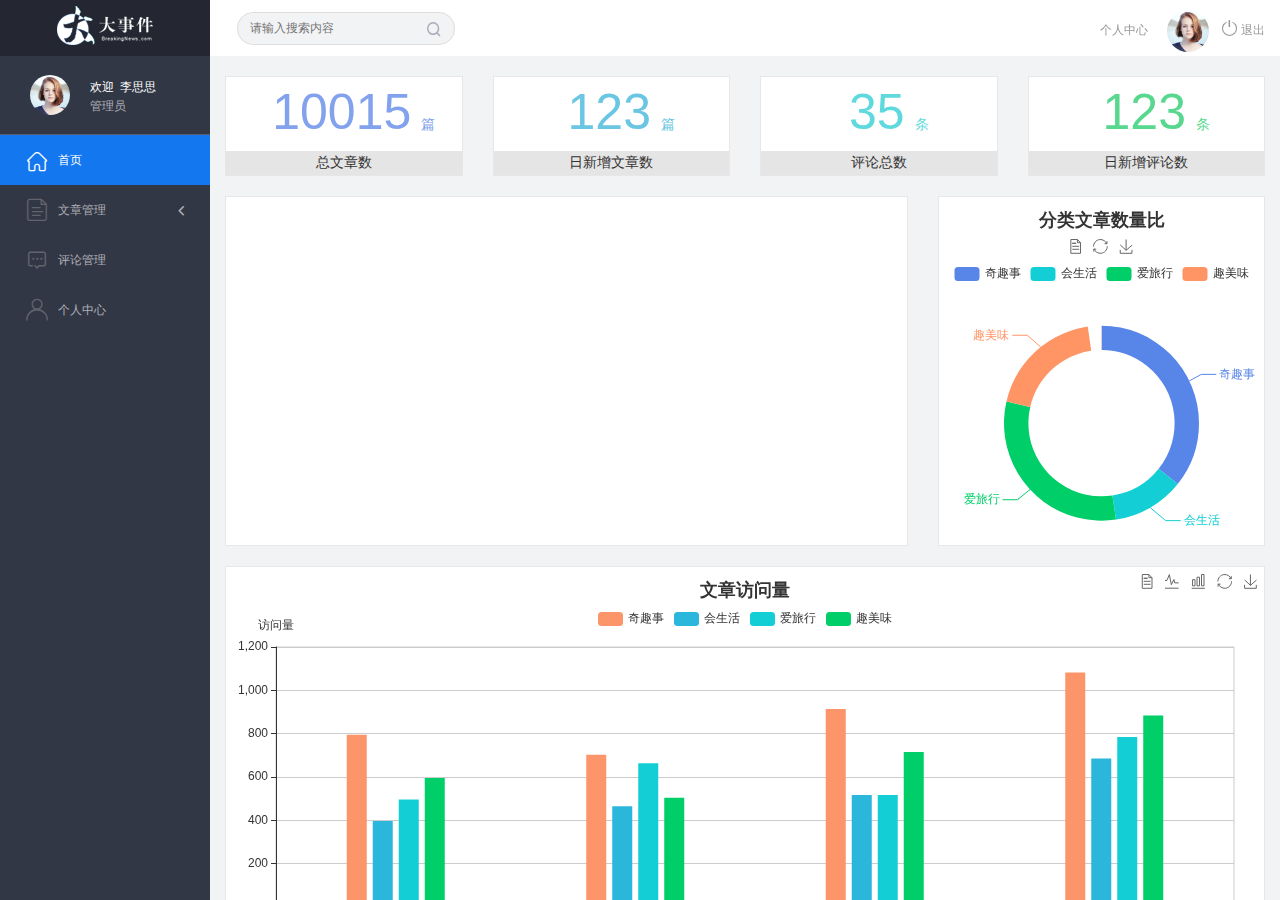
<file: web_back/index.html>
<!DOCTYPE html>
<html lang="en">

<head>
    <meta charset="UTF-8">
    <meta name="viewport" content="width=device-width, initial-scale=1.0">
    <meta http-equiv="X-UA-Compatible" content="ie=edge">
    <title>大事件-后台首页</title>
    <link rel="stylesheet" href="js/bootstrap/css/bootstrap.min.css">
    <link rel="stylesheet" href="css/reset.css">
    <link rel="stylesheet" href="css/iconfont.css">
    <link rel="stylesheet" href="css/main.css">
    <script src="js/jquery-1.12.4.min.js"></script>
</head>

<body>
    <div class="sider">
        <a href="#" class="logo"><img src="images/logo02.png" alt="logo"></a>
        <div class="user_info">
            <img src="images/2.jpg" alt="person">
            <span>欢迎&nbsp;&nbsp;李思思</span>
            <b>管理员</b>
        </div>
        <div class="menu">
            <div class="level01 active"><a href="main_count.html" target="main_frame"><i
                        class="iconfont icon-yidiandiantubiao04"></i><span>首页</span></a></div>
            <div class="level01"><a href="#"><i class="iconfont icon-icon-article"></i><span>文章管理</span><b
                        class="iconfont icon-arrowdownl"></b></a></div>
            <ul class="level02">
                <li><a href="article_list.html" target="main_frame"><i
                            class="iconfont icon-previewright"></i><span>文章列表</span></a></li>
                <li><a href="article_release.html" target="main_frame"><i
                            class="iconfont icon-previewright"></i><span>发表文章</span></a></li>
                <li><a href="article_category.html" target="main_frame"><i
                            class="iconfont icon-previewright"></i><span>文章类别管理</span></a></li>
            </ul>

            <div class="level01"><a href="comment_list.html" target="main_frame"><i
                        class="iconfont icon-comment"></i><span>评论管理</span></a></div>
            <div class="level01"><a href="user.html" target="main_frame"><i
                        class="iconfont icon-user"></i><span>个人中心</span></a></div>
        </div>
    </div>

    <div class="header_bar">
        <form class="search_form">
            <input type="text" placeholder="请输入搜索内容">
            <i class="iconfont icon-search"></i>
        </form>
        <div class="user_center_link">
            <a href="user.html" onclick="setMenu(3,0)" target="main_frame">个人中心</a>
            <img src="images/2.jpg" alt="person">
            <a href="#"><i class="iconfont icon-tuichu"></i> 退出</a>
        </div>
    </div>

    <div class="main" id="main_body">
        <iframe src="main_count.html" frameborder="0" id="main_frame" name="main_frame" frameborder="0"
            scrolling="auto"></iframe>
    </div>



    <script>
        var $level01 = $('.level01');
        var $subli = $('.level02 li')
        $level01.click(function () {
            $level01.not($(this)).removeClass('active');
            $(this).addClass('active');

            if ($(this).next().hasClass('level02')) {
                $(this).next().slideToggle();
                $(this).find('b').toggleClass('rotate0');
            } else {
                $subli.removeClass('active');
            }
        })

        $subli.click(function () {
            $subli.not($(this)).removeClass('active');
            $(this).addClass('active');

            if (!$(this).parent().prev().hasClass('active')) {
                $level01.removeClass('active');
                $(this).parent().prev().addClass('active');
            }
        })

        function resizeFrame() {
            var frame_w = $('#main_body').outerWidth();
            var frame_h = $('#main_body').outerHeight();
            $('#main_frame').css({
                'width': frame_w,
                'height': frame_h
            });
        }

        resizeFrame();

        $(window).resize(function () {
            resizeFrame();
        })


        function setMenu(m, n) {
            $level01.eq(m).addClass('active').siblings().not('.level02').removeClass('active');
            if (m != 1) {
                $('.level02').slideUp();
            } else {
                $('.level02').slideDown();
                $('.level02').children().eq(n).addClass('active').siblings().removeClass('active');
            }
        }
    </script>
    <script>
        $(function () {
            $(".icon-tuichu").parent().on("click", function (e) {
                e.preventDefault();
                window.location.href = "./login.html"
            })
            $.ajax({
                type:"get",
                url:"http://localhost:8000/admin/getuser ",
               success:function(backdata){
                   if(backdata.code==200){
                     $(".user_info").children("span").html("欢迎&nbsp;&nbsp"+backdata.data.nickname);
                     $(".user_info").children("img").attr("src",backdata.data.user_pic);
                     $(".user_center_link").children("img").attr("src",backdata.data.user_pic);
                   }
                   

               }
                
            })

        })
    </script>
</body>

</html>
</file>
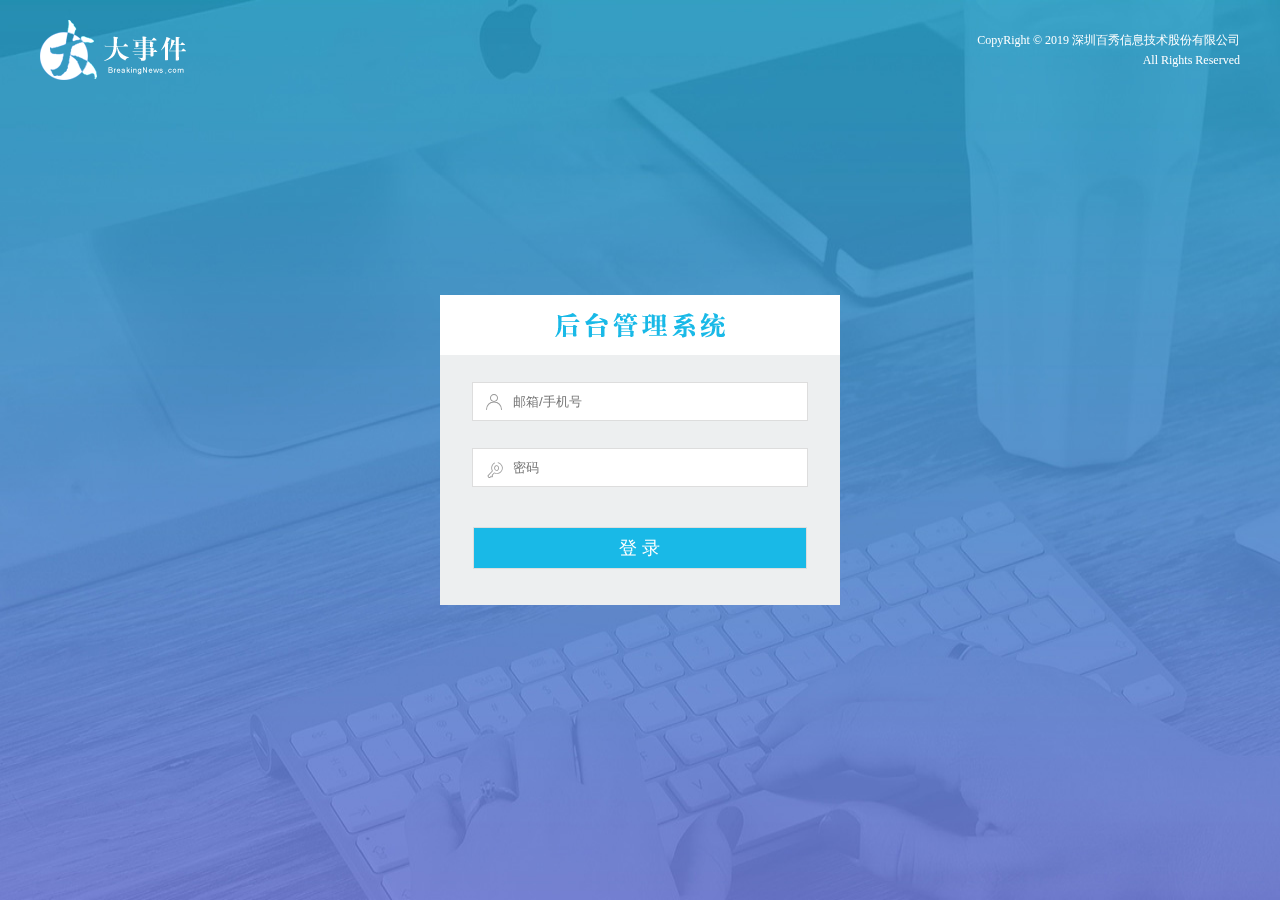
<file: web_back/login.html>
<!DOCTYPE html>
<html lang="en">

<head>
    <meta charset="UTF-8">
    <meta name="viewport" content="width=device-width, initial-scale=1.0">
    <meta http-equiv="X-UA-Compatible" content="ie=edge">
    <title>大事件-后台登录页</title>
    <link rel="stylesheet" type="text/css" href="css/reset.css">
    <link rel="stylesheet" type="text/css" href="css/iconfont.css">
    <link rel="stylesheet" type="text/css" href="css/main.css">
    <script src="./js/jquery-1.12.4.min.js"></script>
</head>

<body>
    <div class="main_wrap">
        <div class="header">
            <a href="#" class="logo"><img src="images/logo.png" alt=""></a>
            <div class="copyright">CopyRight © 2019 深圳百秀信息技术股份有限公司<br>All Rights Reserved</div>
        </div>

        <div class="login_form_con">
            <div class="login_title"></div>
            <form class="login_form">
                <i class="iconfont icon-user"></i>
                <i class="iconfont icon-key"></i>
                <input type="text" class="input_txt" placeholder="邮箱/手机号">
                <input type="password" class="input_pass" placeholder="密码">
                <input type="submit" class="input_sub" value="登 录">
            </form>
        </div>
    </div> 
    <script>
      $(function(){
          $(".input_sub").on("click",function(e){
              e.preventDefault();
              var userName=$(".input_txt").val().trim();
              var password=$(".input_pass").val().trim();
              if(userName==""||password==""){
                  alert("账号或密码输入为空");
                  return;
              }
              $.ajax({
                  type:"post",
                  url:"http://localhost:8000/admin/login ",
                  data:{
                      user_name:userName,
                      password:password
                  },
                  success:function(backData){
                      console.log(backData);
                      if(backData.code==200){
                          window.location.href="./index.html"
                      }
                      else{
                          alert("账号或密码输入有误")
                      }
                  }
                
              })
              
          })
      })
    
    </script>
    
    
    </script>
</body>

</html>
</file>
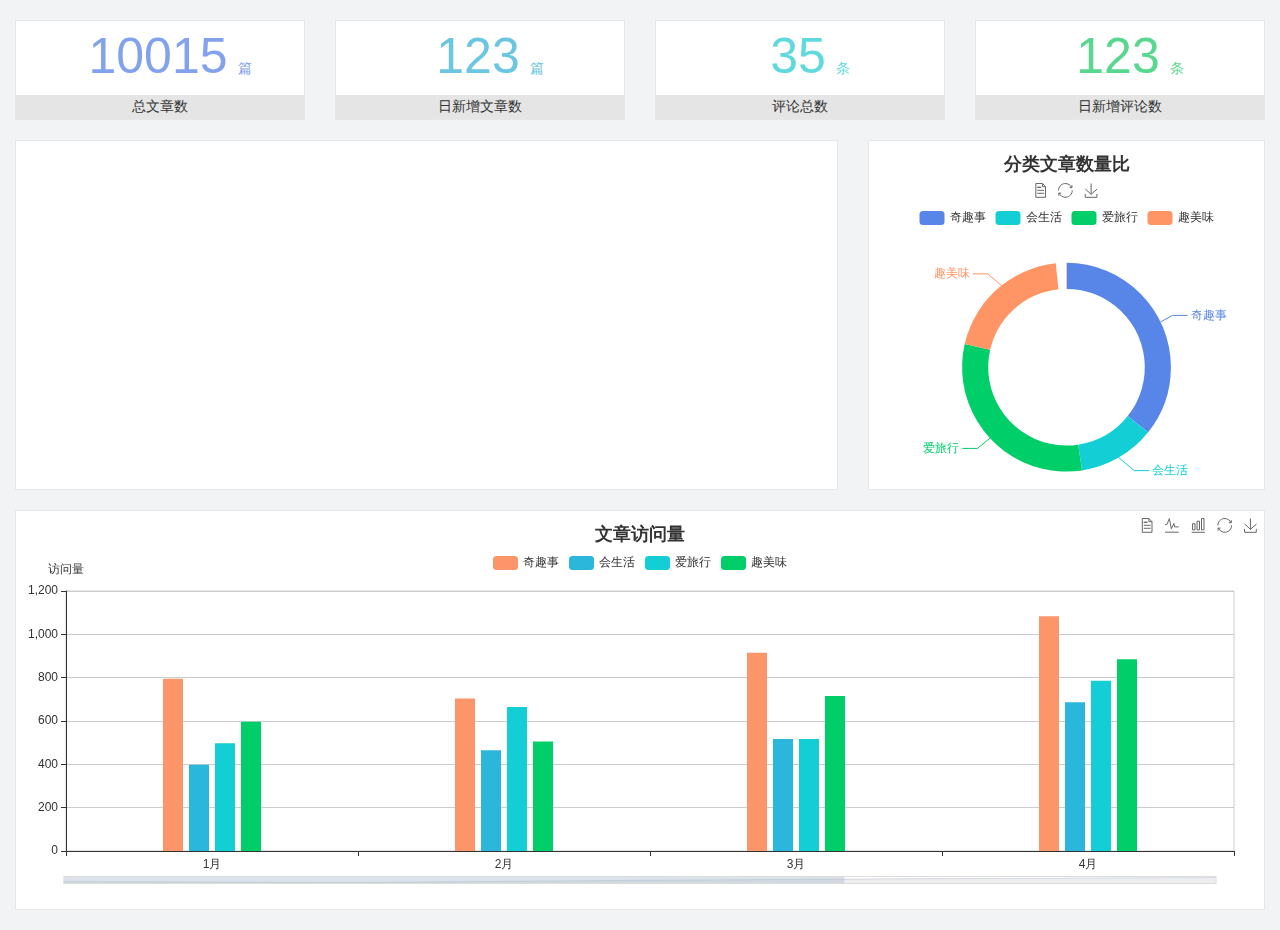
<file: web_back/main_count.html>
<!DOCTYPE html>
<html lang="en">

<head>
    <meta charset="UTF-8">
    <meta name="viewport" content="width=device-width, initial-scale=1.0">
    <meta http-equiv="X-UA-Compatible" content="ie=edge">
    <title>图表统计</title>
    <link rel="stylesheet" href="js/bootstrap/css/bootstrap.min.css">
    <link rel="stylesheet" href="css/reset.css">
    <link rel="stylesheet" href="css/iconfont.css">
    <link rel="stylesheet" href="css/main.css">
    <script src="js/jquery-1.12.4.min.js"></script>
    <script src="js/echarts.min.js"></script>
    <script src="./js/template-web.js"></script>
</head>

<body>
    <div class="container-fluid">
        <div class="row spannel_list">
            <div class="col-sm-3 col-xs-6">
                <div class="spannel">
                    <em>10015</em><span>篇</span>
                    <b>总文章数</b>
                </div>
            </div>
            <div class="col-sm-3 col-xs-6">
                <div class="spannel scolor01">
                    <em>123</em><span>篇</span>
                    <b>日新增文章数</b>
                </div>
            </div>
            <div class="col-sm-3 col-xs-6">
                <div class="spannel scolor02">
                    <em>35</em><span>条</span>
                    <b>评论总数</b>
                </div>
            </div>
            <div class="col-sm-3 col-xs-6">
                <div class="spannel scolor03">
                    <em>123</em><span>条</span>
                    <b>日新增评论数</b>
                </div>
            </div>
        </div>
    </div>

    <div class="container-fluid">
        <div class="row curve-pie">
            <div class="col-lg-8 col-md-8">
                <div class="gragh_pannel" id="curve_show"></div>
            </div>
            <div class="col-lg-4 col-md-4">
                <div class="gragh_pannel" id="pie_show"></div>
            </div>
        </div>
    </div>

    <div class="container-fluid">
        <div class="column_pannel" id="column_show"></div>
    </div>

    <script>
        //实例化一个echarts图表实例
        var oChart = echarts.init(document.getElementById('curve_show'));
        //准备数据-发送ajax请求,获取数据(月新增文章数 接口)
        $.ajax({
            url: 'http://localhost:8000/admin/month_article_count',
            success: function (backData) {
                console.log(backData);
                if (backData.code == 200) {
                    //准备数据
                    let aCount = [];
                    let aDate = [];
                    for (var i = backData.data.length - 1; i >= 20; i--) {
                        aCount.push(backData.data[i].day_count);
                        aDate.push(backData.data[i].day);
                    }
                    //把数组"掉头"
                    aCount = aCount.reverse();
                    aDate = aDate.reverse();

                    //准备配置项
                    var chartopt = {
                        title: {
                            text: '月新增文章数',
                            left: 'center',
                            top: '10'
                        },
                        tooltip: {
                            trigger: 'axis'
                        },
                        legend: {
                            data: ['新增文章'],
                            top: '40'
                        },
                        toolbox: {
                            show: true,
                            feature: {
                                mark: {
                                    show: true
                                },
                                dataView: {
                                    show: true,
                                    readOnly: false
                                },
                                magicType: {
                                    show: true,
                                    type: ['line', 'bar']
                                },
                                restore: {
                                    show: true
                                },
                                saveAsImage: {
                                    show: true
                                }
                            }
                        },
                        calculable: true,
                        xAxis: [{
                            name: '日',
                            type: 'category',
                            boundaryGap: false,
                            data: aDate
                        }],
                        yAxis: [{
                            name: '月新增文章数',
                            type: 'value'
                        }],
                        series: [{
                            name: '新增文章',
                            type: 'line',
                            smooth: true,
                            itemStyle: {
                                normal: {
                                    areaStyle: {
                                        type: 'default'
                                    },
                                    color: '#f80'
                                },
                                lineStyle: {
                                    color: '#f80'
                                }
                            },
                            data: aCount
                        }],
                        areaStyle: {
                            normal: {
                                color: new echarts.graphic.LinearGradient(0, 0, 0, 1, [{
                                    offset: 0,
                                    color: 'rgba(255,136,0,0.39)'
                                }, {
                                    offset: .34,
                                    color: 'rgba(255,180,0,0.25)'
                                }, {
                                    offset: 1,
                                    color: 'rgba(255,222,0,0.00)'
                                }])

                            }
                        },
                        grid: {
                            show: true,
                            x: 50,
                            x2: 50,
                            y: 80,
                            height: 220
                        }
                    };

                    //调用方法.
                    oChart.setOption(chartopt);
                }
            }
        });




      







        var oPie = echarts.init(document.getElementById('pie_show'));
        var oPieopt = {
            title: {
                top: 10,
                text: '分类文章数量比',
                x: 'center'
            },
            tooltip: {
                trigger: 'item',
                formatter: "{a} <br/>{b} : {c} ({d}%)"
            },
            color: ['#5885e8', '#13cfd5', '#00ce68', '#ff9565'],
            legend: {
                x: 'center',
                top: 65,
                data: ['奇趣事', '会生活', '爱旅行', '趣美味']
            },
            toolbox: {
                show: true,
                x: 'center',
                top: 35,
                feature: {
                    mark: {
                        show: true
                    },
                    dataView: {
                        show: true,
                        readOnly: false
                    },
                    magicType: {
                        show: true,
                        type: ['pie', 'funnel'],
                        option: {
                            funnel: {
                                x: '25%',
                                width: '50%',
                                funnelAlign: 'left',
                                max: 1548
                            }
                        }
                    },
                    restore: {
                        show: true
                    },
                    saveAsImage: {
                        show: true
                    }
                }
            },
            calculable: true,
            series: [{
                name: '访问来源',
                type: 'pie',
                radius: ['45%', '60%'],
                center: ['50%', '65%'],
                data: [{
                        value: 300,
                        name: '奇趣事'
                    },
                    {
                        value: 100,
                        name: '会生活'
                    },
                    {
                        value: 260,
                        name: '爱旅行'
                    },
                    {
                        value: 180,
                        name: '趣美味'
                    }
                ]
            }]
        };
        oPie.setOption(oPieopt);



        var oColumn = this.echarts.init(document.getElementById('column_show'));
        var oColumnopt = {
            title: {
                text: '文章访问量',
                left: 'center',
                top: '10'
            },
            tooltip: {
                trigger: 'axis'
            },
            legend: {
                data: ['奇趣事', '会生活', '爱旅行', '趣美味'],
                top: '40'
            },
            toolbox: {
                show: true,
                feature: {
                    mark: {
                        show: true
                    },
                    dataView: {
                        show: true,
                        readOnly: false
                    },
                    magicType: {
                        show: true,
                        type: ['line', 'bar']
                    },
                    restore: {
                        show: true
                    },
                    saveAsImage: {
                        show: true
                    }
                }
            },
            calculable: true,
            xAxis: [{
                type: 'category',
                data: ['1月', '2月', '3月', '4月', '5月']
            }],
            yAxis: [{
                name: '访问量',
                type: 'value'
            }],
            series: [{
                    name: '奇趣事',
                    type: 'bar',
                    barWidth: 20,
                    itemStyle: {
                        normal: {
                            areaStyle: {
                                type: 'default'
                            },
                            color: '#fd956a'
                        }
                    },
                    data: [800, 708, 920, 1090, 1200]
                },
                {
                    name: '会生活',
                    type: 'bar',
                    barWidth: 20,
                    itemStyle: {
                        normal: {
                            areaStyle: {
                                type: 'default'
                            },
                            color: '#2bb6db'
                        }
                    },
                    data: [400, 468, 520, 690, 800]
                },
                {
                    name: '爱旅行',
                    type: 'bar',
                    barWidth: 20,
                    itemStyle: {
                        normal: {
                            areaStyle: {
                                type: 'default'
                            },
                            color: '#13cfd5'
                        }
                    },
                    data: [500, 668, 520, 790, 900]
                },
                {
                    name: '趣美味',
                    type: 'bar',
                    barWidth: 20,
                    itemStyle: {
                        normal: {
                            areaStyle: {
                                type: 'default'
                            },
                            color: '#00ce68'
                        }
                    },
                    data: [600, 508, 720, 890, 1000]
                }
            ],
            grid: {
                show: true,
                x: 50,
                x2: 30,
                y: 80,
                height: 260
            },
            dataZoom: [ //给x轴设置滚动条
                {
                    start: 0, //默认为0
                    end: 100 - 1000 / 31, //默认为100
                    type: 'slider',
                    show: true,
                    xAxisIndex: [0],
                    handleSize: 0, //滑动条的 左右2个滑动条的大小
                    height: 8, //组件高度
                    left: 45, //左边的距离
                    right: 50, //右边的距离
                    bottom: 26, //右边的距离
                    handleColor: '#ddd', //h滑动图标的颜色
                    handleStyle: {
                        borderColor: "#cacaca",
                        borderWidth: "1",
                        shadowBlur: 2,
                        background: "#ddd",
                        shadowColor: "#ddd",
                    }
                }
            ]
        };
        oColumn.setOption(oColumnopt);
    </script>


</body>

</html>
</file>
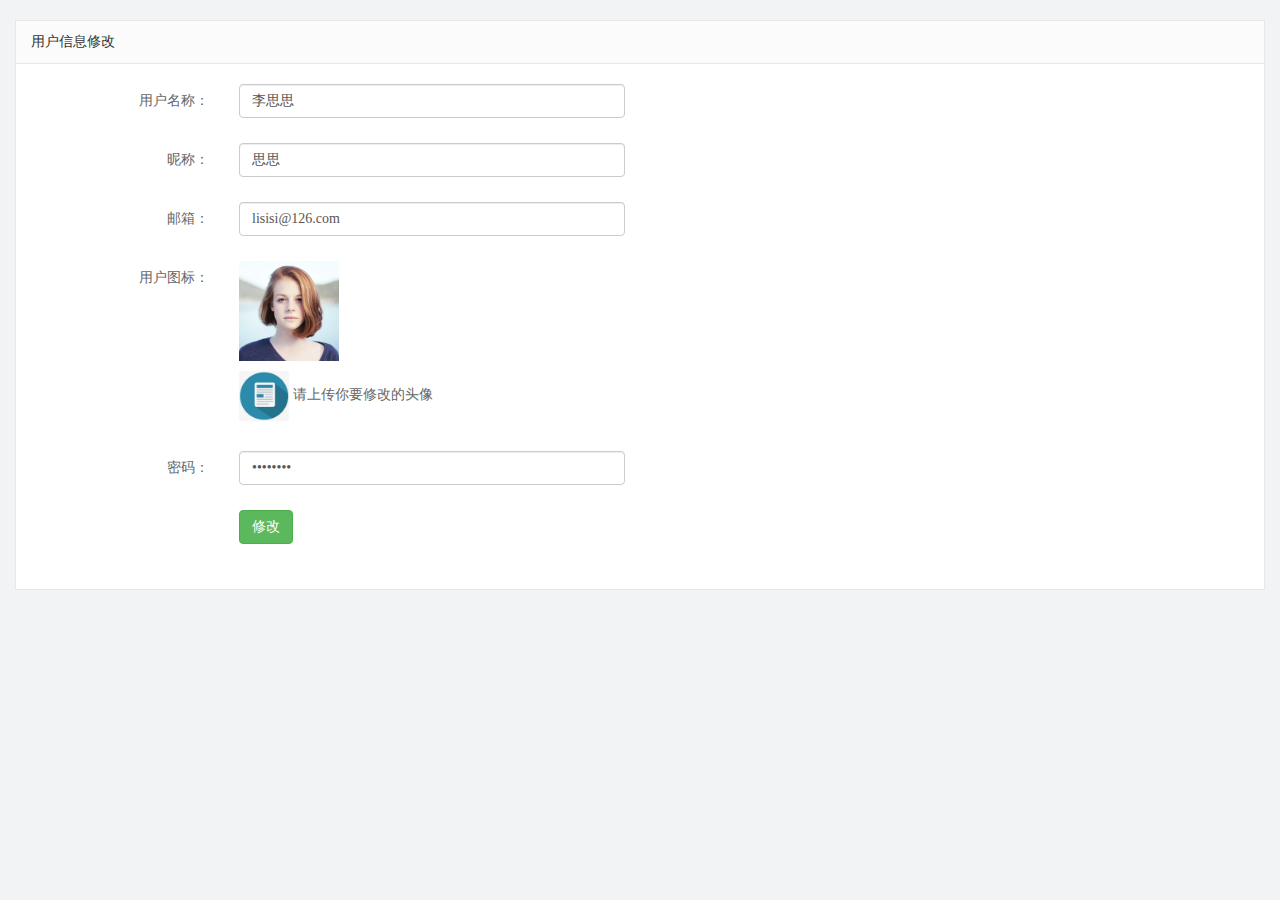
<file: web_back/user.html>
<!DOCTYPE html>
<html lang="en">

<head>
    <meta charset="UTF-8">
    <meta name="viewport" content="width=device-width, initial-scale=1.0">
    <meta http-equiv="X-UA-Compatible" content="ie=edge">
    <title>文章列表</title>
    <link rel="stylesheet" href="js/bootstrap/css/bootstrap.min.css">
    <link rel="stylesheet" href="css/reset.css">
    <link rel="stylesheet" href="css/iconfont.css">
    <link rel="stylesheet" href="css/main.css">
    <script src="js/jquery-1.12.4.min.js"></script>
    <script src="./js/bootstrap/js/bootstrap.min.js"></script>

</head>

<body>
    <div class="container-fluid">
        <div class="common_title">
            用户信息修改
        </div>
        <div class="container-fluid common_con">
            <form class="form-horizontal article_form">
                <div class="form-group">
                    <label for="inputEmail3" class="col-sm-2 control-label ">用户名称：</label>
                    <div class="col-sm-4">
                        <input type="text" name="username" class="form-control username" id="inputEmail3" value="李思思">
                    </div>
                </div>
                <div class="form-group">
                    <label for="inputEmail3" class="col-sm-2 control-label">昵称：</label>
                    <div class="col-sm-4">
                        <input type="text" name="nickname" class="form-control nickname" id="inputEmail3" value="思思">
                    </div>
                </div>
                <div class="form-group">
                    <label for="inputEmail3" class="col-sm-2 control-label">邮箱：</label>
                    <div class="col-sm-4">
                        <input type="text" name="email" class="form-control email" id="inputEmail3"
                            value="lisisi@126.com">
                    </div>
                </div>

                <div class="form-group">
                    <label for="inputPassword3" class="col-sm-2 control-label">用户图标：</label>
                    <div class="col-sm-10">
                        <img src="images/2.jpg" alt="" class="user_pic">
                        <input type="file" name="user_pic"  style="display: none" id="exampleInputFile">
                        <br>
                        <label for="exampleInputFile">
                            <img class="iconcc" src="../文件图标.jpg" alt="" width="50" height="50" style="cursor: pointer">
                            <span class="ii">请上传你要修改的头像</span>
                        </label>

                    </div>
                </div>

                <div class="form-group">
                    <label for="inputEmail3" class="col-sm-2 control-label">密码：</label>
                    <div class="col-sm-4">
                        <input type="password" name="password" class="form-control password" id="inputEmail3"
                            value="12345678">
                    </div>
                </div>


                <div class="form-group">
                    <div class="col-sm-offset-2 col-sm-10">
                        <button type="submit" class="btn btn-success edit">修改</button>
                    </div>
                </div>
            </form>
        </div>
    </div>
    <!-- Modal -->
    <div class="modal fade" id="myModal" tabindex="-1" role="dialog" aria-labelledby="myModalLabel">
        <div class="modal-dialog" role="document">
            <div class="modal-content">
                <div class="modal-header">
                    <button type="button" class="close" data-dismiss="modal" aria-label="Close"><span
                            aria-hidden="true">&times;</span></button>
                    <h4 class="modal-title" id="myModalLabel">温馨提示</h4>
                </div>
                <div class="modal-body">
                    修改成功!
                </div>
                <div class="modal-footer">
                    <button type="button" class="btn btn-primary">确认</button>
                </div>
            </div>
        </div>
    </div>

    <script>
        $(function () {
            $("#exampleInputFile").on("change", function (e) {
                e.preventDefault();
                var urlo = URL.createObjectURL(this.files[0]);
                $(".user_pic").attr("src", urlo);
                $(".ii").html("已选定");
            })
            $.ajax({
                type: "get",
                url: "http://localhost:8000/admin/userinfo_get ",
                success: function (backData) {
                    //    $(".username").val(backData.data.username);
                    //    $(".nickname").val(backData.data.nickname);
                    //    $(".password").val(backData.data.password);

                    for (var key in backData.data) {
                        $("." + key).val(backData.data[key])
                    }
                }
            })
            $(".edit").on("click", function (e) {
                e.preventDefault();
                var formData1 = new FormData($(".article_form")[0]);
                $.ajax({
                    type: "post",
                    url: "http://localhost:8000/admin/userinfo_edit",
                    data: formData1,
                    contentType: false,
                    processData: false,
                    success: function (backData) {
                        if (backData.code == 200) {
                            $("#myModal").modal();
                            $(".btn-primary").on("click", function () {
                                // parent.location.reload();
                                $.ajax({
                                    type: "get",
                                    url: "http://localhost:8000/admin/getuser ",
                                    success: function (backdata) {
                                        if (backdata.code == 200) {
                                            parent.$(".user_info")
                                                .children(
                                                    "span").html(
                                                    "欢迎&nbsp;&nbsp" +
                                                    backdata.data
                                                    .nickname);
                                            parent.$(".user_info")
                                                .children(
                                                    "img").attr("src",
                                                    backdata.data
                                                    .user_pic);
                                            parent.$(
                                                    ".user_center_link")
                                                .children("img").attr(
                                                    "src", backdata.data
                                                    .user_pic);
                                        }


                                    }

                                })
                                $('#myModal').modal('hide');


                            })

                        }

                    }
                })


            })


        })
    </script>

</body>

</html>
</file>
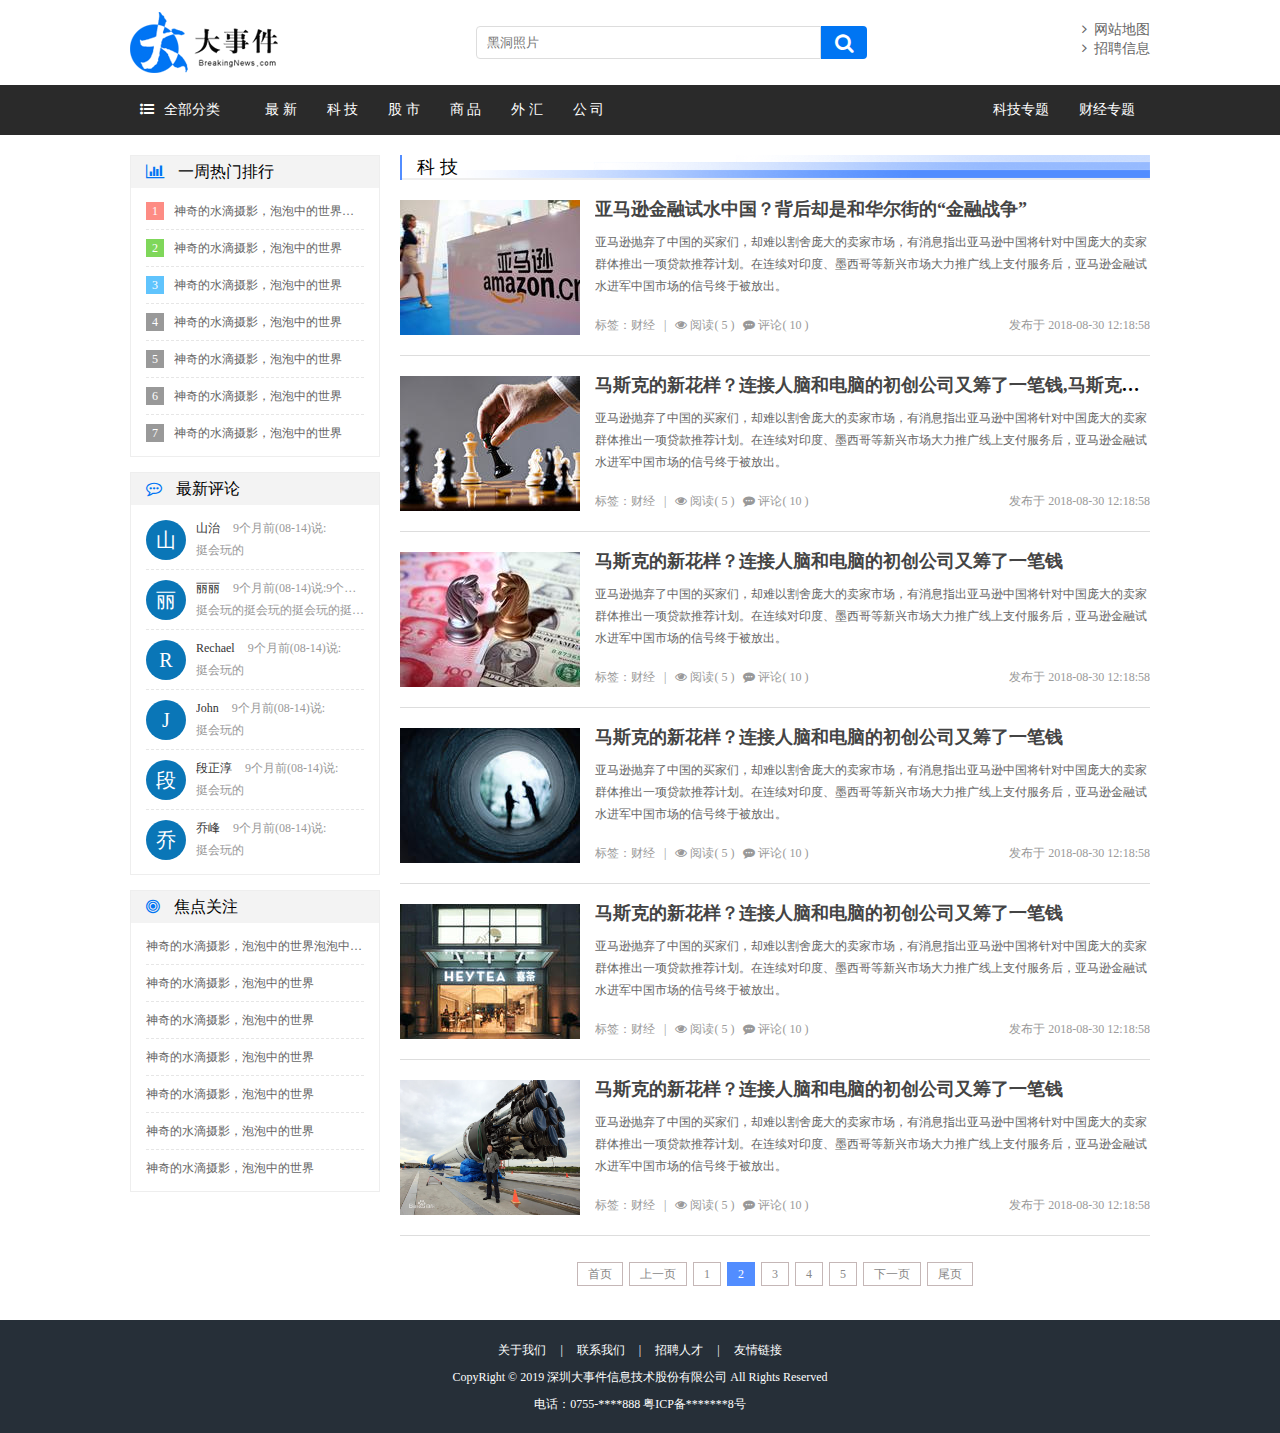
<file: web_front/list.html>
<!DOCTYPE html>
<html lang="en">

<head>
    <meta charset="UTF-8">
    <meta name="viewport" content="width=device-width, initial-scale=1.0">
    <meta http-equiv="X-UA-Compatible" content="ie=edge">
    <title>大事件-列表页</title>
    <link rel="stylesheet" type="text/css" href="css/reset.css">
    <link rel="stylesheet" href="css/font-awesome.min.css">
    <link rel="stylesheet" type="text/css" href="css/jquery.pagination.css">
    <link rel="stylesheet" type="text/css" href="css/main.css">
    <script type="text/javascript" src="js/jquery-1.12.4.min.js"></script>
	<script type="text/javascript" src="js/jquery.pagination.min.js"></script>
</head>

<body>
    <div class="header">
        <a href="#" class="logo fl"><img src="images/logo.png" alt="logo"></a>
        <div class="search_form fl">
            <input type="text" class="search_txt" placeholder="黑洞照片">
            <button class="search_btn"><i class="fa fa-search"></i></button>
        </div>
        <div class="link_info fr">
            <a href="#"><i class="fa fa-angle-right"></i>&nbsp;&nbsp;网站地图</a><br>
            <a href="#"><i class="fa fa-angle-right"></i>&nbsp;&nbsp;招聘信息</a>
        </div>
    </div>

    <div class="menu_con">
        <div class="menu">
            <div class="menu_collapse fl">
                <a href="javascript:;" class="level_one"><i class="fa fa-list-ul"></i>全部分类</a>
                <ul class="level_two">
                    <li class="up"></li>
                    <li><a href="#">最 新</a></li>
                    <li><a href="#">科 技</a></li>
                    <li><a href="#">股 市</a></li>
                    <li><a href="#">商 品</a></li>
                    <li><a href="#">外 汇</a></li>
                    <li><a href="#">公 司</a></li>
                </ul>
            </div>
            <ul class="left_menu fl">
                <li><a href="#">最 新</a></li>
                <li><a href="#">科 技</a></li>
                <li><a href="#">股 市</a></li>
                <li><a href="#">商 品</a></li>
                <li><a href="#">外 汇</a></li>
                <li><a href="#">公 司</a></li>
            </ul>
            <ul class="right_menu fr">
                <li><a href="#">科技专题</a></li>
                <li><a href="#">财经专题</a></li>
            </ul>
        </div>
    </div>

    <div class="main_con clearfix">
        <div class="left_con setfr">

            <div class="list_title">
                <h3>科 技</h3>
            </div>

            <div class="common_news_list">
                <a href="#" class="list_pic"><img src="images/pic09.jpg" alt=""></a>
                <h4><a href="#">亚马逊金融试水中国？背后却是和华尔街的“金融战争” </a></h4>
                <p>亚马逊抛弃了中国的买家们，却难以割舍庞大的卖家市场，有消息指出亚马逊中国将针对中国庞大的卖家群体推出一项贷款推荐计划。在连续对印度、墨西哥等新兴市场大力推广线上支付服务后，亚马逊金融试水进军中国市场的信号终于被放出。
                </p>
                <div class="new_info">
                    <span>标签：财经&nbsp;&nbsp;&nbsp;|&nbsp;&nbsp;&nbsp;<i class="fa fa-eye"></i>&nbsp;阅读( 5
                        )&nbsp;&nbsp;&nbsp;<i class="fa fa-commenting"></i>&nbsp;评论( 10 )</span>
                    <b>发布于 2018-08-30 12:18:58</b>
                </div>
            </div>

            <div class="common_news_list">
                <a href="#" class="list_pic"><img src="images/pic03.jpg" alt=""></a>
                <h4><a href="#">马斯克的新花样？连接人脑和电脑的初创公司又筹了一笔钱,马斯克的新花样？连接人脑和电脑的初创公司又筹了一笔钱</a></h4>
                <p>亚马逊抛弃了中国的买家们，却难以割舍庞大的卖家市场，有消息指出亚马逊中国将针对中国庞大的卖家群体推出一项贷款推荐计划。在连续对印度、墨西哥等新兴市场大力推广线上支付服务后，亚马逊金融试水进军中国市场的信号终于被放出。
                </p>
                <div class="new_info">
                    <span>标签：财经&nbsp;&nbsp;&nbsp;|&nbsp;&nbsp;&nbsp;<i class="fa fa-eye"></i>&nbsp;阅读( 5
                        )&nbsp;&nbsp;&nbsp;<i class="fa fa-commenting"></i>&nbsp;评论( 10 )</span>
                    <b>发布于 2018-08-30 12:18:58</b>
                </div>
            </div>

            <div class="common_news_list">
                <a href="#" class="list_pic"><img src="images/pic05.jpg" alt=""></a>
                <h4><a href="#">马斯克的新花样？连接人脑和电脑的初创公司又筹了一笔钱</a></h4>
                <p>亚马逊抛弃了中国的买家们，却难以割舍庞大的卖家市场，有消息指出亚马逊中国将针对中国庞大的卖家群体推出一项贷款推荐计划。在连续对印度、墨西哥等新兴市场大力推广线上支付服务后，亚马逊金融试水进军中国市场的信号终于被放出。
                </p>
                <div class="new_info">
                    <span>标签：财经&nbsp;&nbsp;&nbsp;|&nbsp;&nbsp;&nbsp;<i class="fa fa-eye"></i>&nbsp;阅读( 5
                        )&nbsp;&nbsp;&nbsp;<i class="fa fa-commenting"></i>&nbsp;评论( 10 )</span>
                    <b>发布于 2018-08-30 12:18:58</b>
                </div>
            </div>

            <div class="common_news_list">
                <a href="#" class="list_pic"><img src="images/pic07.jpg" alt=""></a>
                <h4><a href="#">马斯克的新花样？连接人脑和电脑的初创公司又筹了一笔钱</a></h4>
                <p>亚马逊抛弃了中国的买家们，却难以割舍庞大的卖家市场，有消息指出亚马逊中国将针对中国庞大的卖家群体推出一项贷款推荐计划。在连续对印度、墨西哥等新兴市场大力推广线上支付服务后，亚马逊金融试水进军中国市场的信号终于被放出。
                </p>
                <div class="new_info">
                    <span>标签：财经&nbsp;&nbsp;&nbsp;|&nbsp;&nbsp;&nbsp;<i class="fa fa-eye"></i>&nbsp;阅读( 5
                        )&nbsp;&nbsp;&nbsp;<i class="fa fa-commenting"></i>&nbsp;评论( 10 )</span>
                    <b>发布于 2018-08-30 12:18:58</b>
                </div>
            </div>

            <div class="common_news_list">
                <a href="#" class="list_pic"><img src="images/pic10.jpg" alt=""></a>
                <h4><a href="#">马斯克的新花样？连接人脑和电脑的初创公司又筹了一笔钱</a></h4>
                <p>亚马逊抛弃了中国的买家们，却难以割舍庞大的卖家市场，有消息指出亚马逊中国将针对中国庞大的卖家群体推出一项贷款推荐计划。在连续对印度、墨西哥等新兴市场大力推广线上支付服务后，亚马逊金融试水进军中国市场的信号终于被放出。
                </p>
                <div class="new_info">
                    <span>标签：财经&nbsp;&nbsp;&nbsp;|&nbsp;&nbsp;&nbsp;<i class="fa fa-eye"></i>&nbsp;阅读( 5
                        )&nbsp;&nbsp;&nbsp;<i class="fa fa-commenting"></i>&nbsp;评论( 10 )</span>
                    <b>发布于 2018-08-30 12:18:58</b>
                </div>
            </div>

            <div class="common_news_list">
                <a href="#" class="list_pic"><img src="images/pic04.jpg" alt=""></a>
                <h4><a href="#">马斯克的新花样？连接人脑和电脑的初创公司又筹了一笔钱</a></h4>
                <p>亚马逊抛弃了中国的买家们，却难以割舍庞大的卖家市场，有消息指出亚马逊中国将针对中国庞大的卖家群体推出一项贷款推荐计划。在连续对印度、墨西哥等新兴市场大力推广线上支付服务后，亚马逊金融试水进军中国市场的信号终于被放出。
                </p>
                <div class="new_info">
                    <span>标签：财经&nbsp;&nbsp;&nbsp;|&nbsp;&nbsp;&nbsp;<i class="fa fa-eye"></i>&nbsp;阅读( 5
                        )&nbsp;&nbsp;&nbsp;<i class="fa fa-commenting"></i>&nbsp;评论( 10 )</span>
                    <b>发布于 2018-08-30 12:18:58</b>
                </div>
            </div>

            <div id="pagination" class="page"></div>
            <script>
                $(function() {
                    $("#pagination").pagination({
                        currentPage: 2,
                        totalPage:8,
                        callback: function(current) {
                            alert('ok!');
                        }
                    });
                });
            </script>

        </div>
        <div class="right_con setfl">
            <div class="common_wrap">
                <h3><i class="fa fa-bar-chart"></i> 一周热门排行</h3>
                <ul class="content_list">
                    <li><span class="first">1</span><a href="#">神奇的水滴摄影，泡泡中的世界泡泡中的世界</a></li>
                    <li><span class="second">2</span><a href="#">神奇的水滴摄影，泡泡中的世界</a></li>
                    <li><span class="third">3</span><a href="#">神奇的水滴摄影，泡泡中的世界</a></li>
                    <li><span>4</span><a href="#">神奇的水滴摄影，泡泡中的世界</a></li>
                    <li><span>5</span><a href="#">神奇的水滴摄影，泡泡中的世界</a></li>
                    <li><span>6</span><a href="#">神奇的水滴摄影，泡泡中的世界</a></li>
                    <li><span>7</span><a href="#">神奇的水滴摄影，泡泡中的世界</a></li>
                </ul>
            </div>
            <div class="common_wrap">
                <h3><i class="fa fa-commenting-o"></i> 最新评论</h3>
                <ul class="content_list comment_list">
                    <li>
                        <span>山</span>
                        <b><em>山治</em> 9个月前(08-14)说:</b>
                        <strong>挺会玩的</strong>
                    </li>
                    <li>
                        <span>丽</span>
                        <b><em>丽丽</em> 9个月前(08-14)说:9个月前(08-14)说:9个月前(08-14)说:</b>
                        <strong>挺会玩的挺会玩的挺会玩的挺会玩的</strong>
                    </li>
                    <li>
                        <span>R</span>
                        <b><em>Rechael</em> 9个月前(08-14)说:</b>
                        <strong>挺会玩的</strong>
                    </li>
                    <li>
                        <span>J</span>
                        <b><em>John</em> 9个月前(08-14)说:</b>
                        <strong>挺会玩的</strong>
                    </li>
                    <li>
                        <span>段</span>
                        <b><em>段正淳</em> 9个月前(08-14)说:</b>
                        <strong>挺会玩的</strong>
                    </li>
                    <li>
                        <span>乔</span>
                        <b><em>乔峰</em> 9个月前(08-14)说:</b>
                        <strong>挺会玩的</strong>
                    </li>
                </ul>
            </div>
            <div class="common_wrap">
                <h3><i class="fa fa-bullseye"></i> 焦点关注</h3>
                <ul class="content_list guanzhu_list">
                    <li><a href="#">神奇的水滴摄影，泡泡中的世界泡泡中的世界</a></li>
                    <li><a href="#">神奇的水滴摄影，泡泡中的世界</a></li>
                    <li><a href="#">神奇的水滴摄影，泡泡中的世界</a></li>
                    <li><a href="#">神奇的水滴摄影，泡泡中的世界</a></li>
                    <li><a href="#">神奇的水滴摄影，泡泡中的世界</a></li>
                    <li><a href="#">神奇的水滴摄影，泡泡中的世界</a></li>
                    <li><a href="#">神奇的水滴摄影，泡泡中的世界</a></li>
                </ul>
            </div>
        </div>
    </div>

    <div class="footer clearfix">
        <div class="foot_link">
            <a href="#">关于我们</a>
            <span>|</span>
            <a href="#">联系我们</a>
            <span>|</span>
            <a href="#">招聘人才</a>
            <span>|</span>
            <a href="#">友情链接</a>		
        </div>
        <p>CopyRight © 2019 深圳大事件信息技术股份有限公司   All Rights Reserved</p>
        <p>电话：0755-****888    粤ICP备*******8号</p>
    </div>

</body>

</html>
</file>
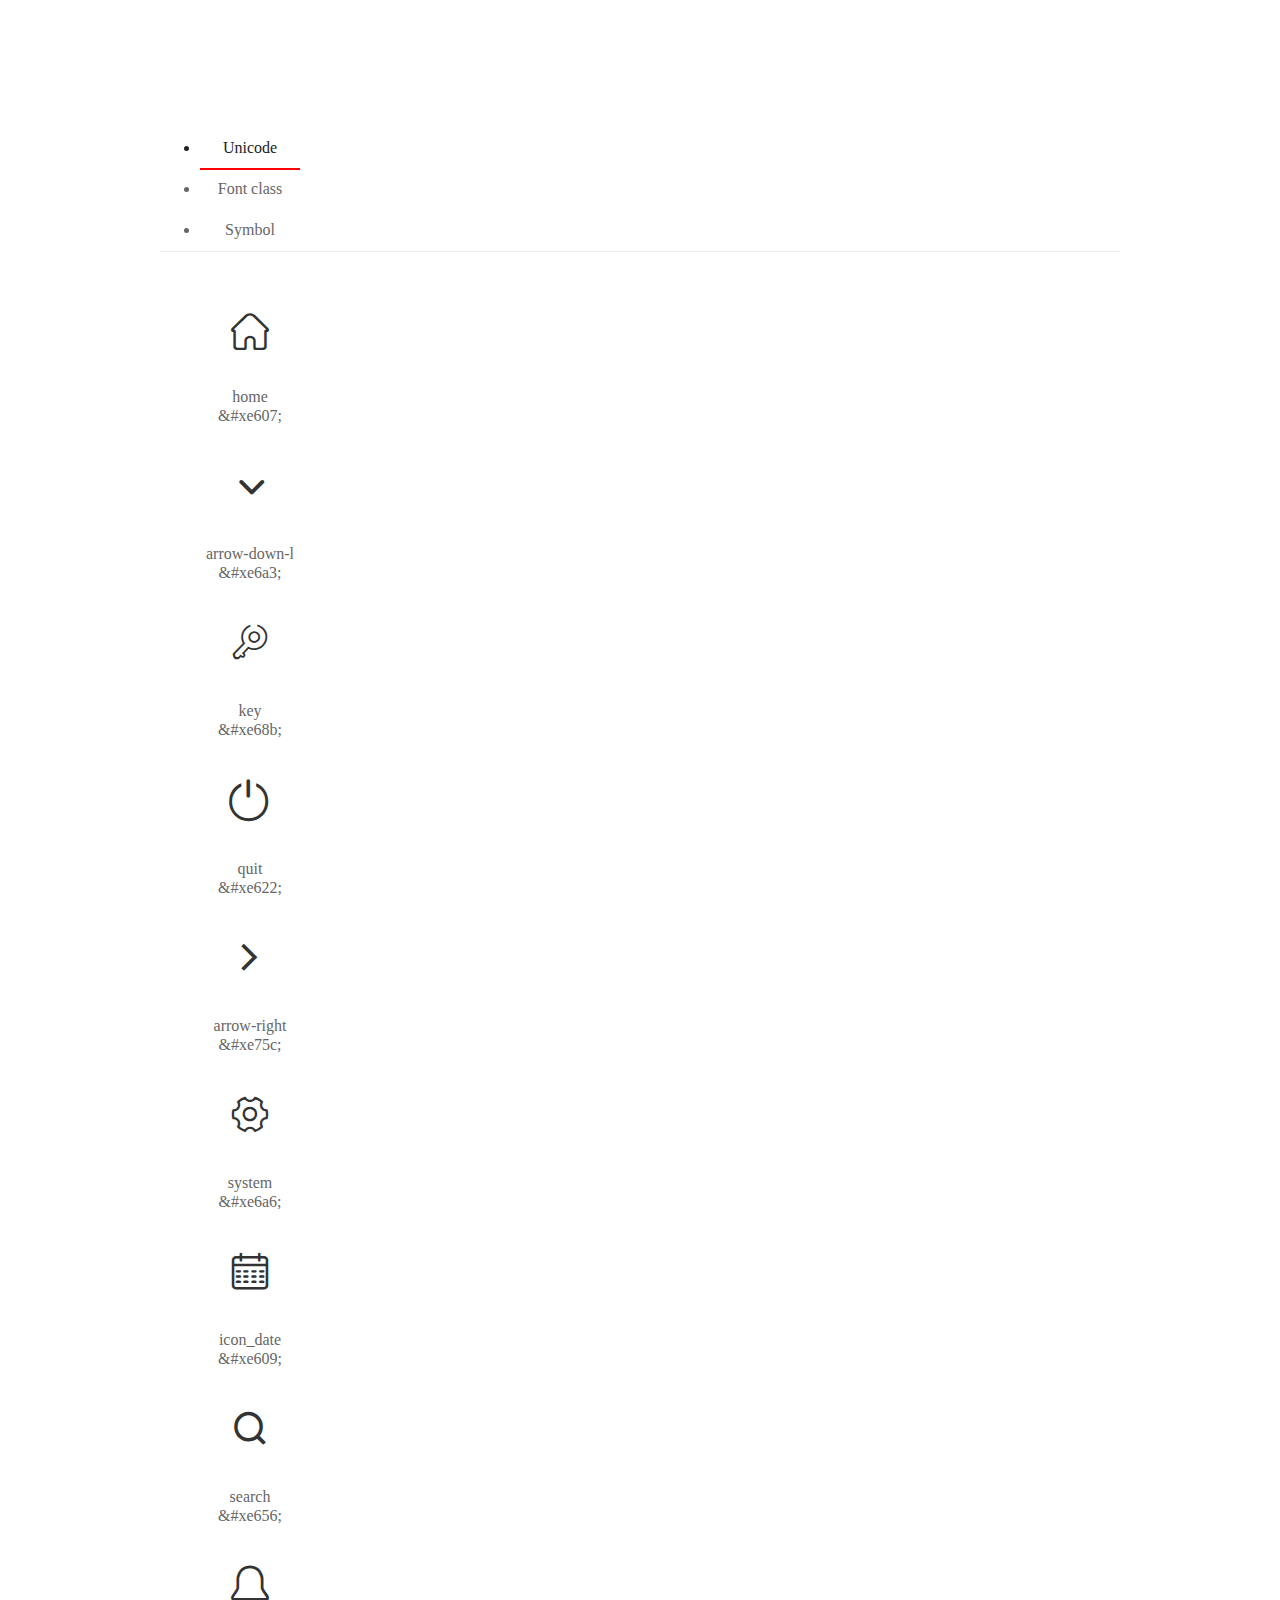
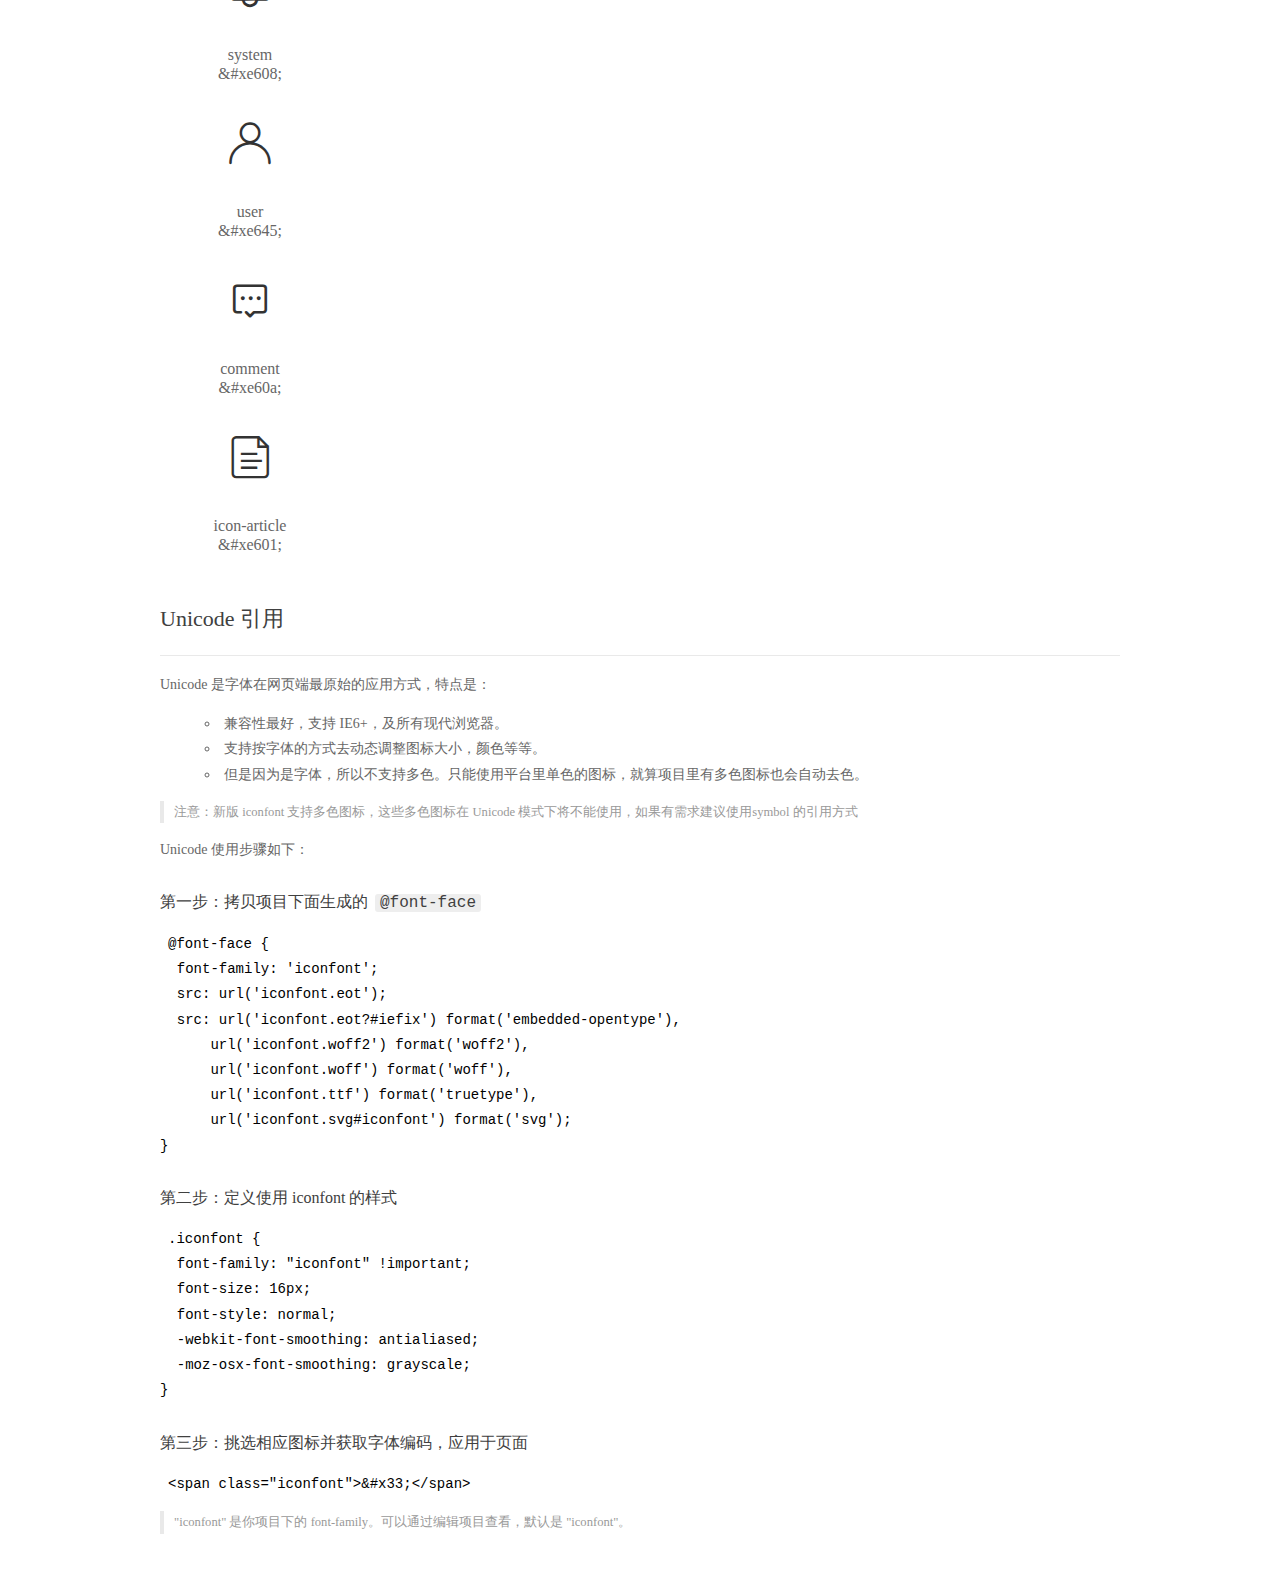
<file: web_back/fonts/demo_index.html>
<!DOCTYPE html>
<html>
<head>
  <meta charset="utf-8"/>
  <title>IconFont Demo</title>
  <link rel="shortcut icon" href="https://gtms04.alicdn.com/tps/i4/TB1_oz6GVXXXXaFXpXXJDFnIXXX-64-64.ico" type="image/x-icon"/>
  <link rel="stylesheet" href="https://g.alicdn.com/thx/cube/1.3.2/cube.min.css">
  <link rel="stylesheet" href="demo.css">
  <link rel="stylesheet" href="iconfont.css">
  <script src="iconfont.js"></script>
  <!-- jQuery -->
  <script src="https://a1.alicdn.com/oss/uploads/2018/12/26/7bfddb60-08e8-11e9-9b04-53e73bb6408b.js"></script>
  <!-- 代码高亮 -->
  <script src="https://a1.alicdn.com/oss/uploads/2018/12/26/a3f714d0-08e6-11e9-8a15-ebf944d7534c.js"></script>
</head>
<body>
  <div class="main">
    <h1 class="logo"><a href="https://www.iconfont.cn/" title="iconfont 首页" target="_blank">&#xe86b;</a></h1>
    <div class="nav-tabs">
      <ul id="tabs" class="dib-box">
        <li class="dib active"><span>Unicode</span></li>
        <li class="dib"><span>Font class</span></li>
        <li class="dib"><span>Symbol</span></li>
      </ul>
      
    </div>
    <div class="tab-container">
      <div class="content unicode" style="display: block;">
          <ul class="icon_lists dib-box">
          
            <li class="dib">
              <span class="icon iconfont">&#xe607;</span>
                <div class="name">home</div>
                <div class="code-name">&amp;#xe607;</div>
              </li>
          
            <li class="dib">
              <span class="icon iconfont">&#xe6a3;</span>
                <div class="name">arrow-down-l</div>
                <div class="code-name">&amp;#xe6a3;</div>
              </li>
          
            <li class="dib">
              <span class="icon iconfont">&#xe68b;</span>
                <div class="name">key</div>
                <div class="code-name">&amp;#xe68b;</div>
              </li>
          
            <li class="dib">
              <span class="icon iconfont">&#xe622;</span>
                <div class="name">quit</div>
                <div class="code-name">&amp;#xe622;</div>
              </li>
          
            <li class="dib">
              <span class="icon iconfont">&#xe75c;</span>
                <div class="name">arrow-right</div>
                <div class="code-name">&amp;#xe75c;</div>
              </li>
          
            <li class="dib">
              <span class="icon iconfont">&#xe6a6;</span>
                <div class="name">system</div>
                <div class="code-name">&amp;#xe6a6;</div>
              </li>
          
            <li class="dib">
              <span class="icon iconfont">&#xe609;</span>
                <div class="name">icon_date</div>
                <div class="code-name">&amp;#xe609;</div>
              </li>
          
            <li class="dib">
              <span class="icon iconfont">&#xe656;</span>
                <div class="name">search</div>
                <div class="code-name">&amp;#xe656;</div>
              </li>
          
            <li class="dib">
              <span class="icon iconfont">&#xe608;</span>
                <div class="name">system</div>
                <div class="code-name">&amp;#xe608;</div>
              </li>
          
            <li class="dib">
              <span class="icon iconfont">&#xe645;</span>
                <div class="name">user</div>
                <div class="code-name">&amp;#xe645;</div>
              </li>
          
            <li class="dib">
              <span class="icon iconfont">&#xe60a;</span>
                <div class="name">comment</div>
                <div class="code-name">&amp;#xe60a;</div>
              </li>
          
            <li class="dib">
              <span class="icon iconfont">&#xe601;</span>
                <div class="name">icon-article</div>
                <div class="code-name">&amp;#xe601;</div>
              </li>
          
          </ul>
          <div class="article markdown">
          <h2 id="unicode-">Unicode 引用</h2>
          <hr>

          <p>Unicode 是字体在网页端最原始的应用方式，特点是：</p>
          <ul>
            <li>兼容性最好，支持 IE6+，及所有现代浏览器。</li>
            <li>支持按字体的方式去动态调整图标大小，颜色等等。</li>
            <li>但是因为是字体，所以不支持多色。只能使用平台里单色的图标，就算项目里有多色图标也会自动去色。</li>
          </ul>
          <blockquote>
            <p>注意：新版 iconfont 支持多色图标，这些多色图标在 Unicode 模式下将不能使用，如果有需求建议使用symbol 的引用方式</p>
          </blockquote>
          <p>Unicode 使用步骤如下：</p>
          <h3 id="-font-face">第一步：拷贝项目下面生成的 <code>@font-face</code></h3>
<pre><code class="language-css"
>@font-face {
  font-family: 'iconfont';
  src: url('iconfont.eot');
  src: url('iconfont.eot?#iefix') format('embedded-opentype'),
      url('iconfont.woff2') format('woff2'),
      url('iconfont.woff') format('woff'),
      url('iconfont.ttf') format('truetype'),
      url('iconfont.svg#iconfont') format('svg');
}
</code></pre>
          <h3 id="-iconfont-">第二步：定义使用 iconfont 的样式</h3>
<pre><code class="language-css"
>.iconfont {
  font-family: "iconfont" !important;
  font-size: 16px;
  font-style: normal;
  -webkit-font-smoothing: antialiased;
  -moz-osx-font-smoothing: grayscale;
}
</code></pre>
          <h3 id="-">第三步：挑选相应图标并获取字体编码，应用于页面</h3>
<pre>
<code class="language-html"
>&lt;span class="iconfont"&gt;&amp;#x33;&lt;/span&gt;
</code></pre>
          <blockquote>
            <p>"iconfont" 是你项目下的 font-family。可以通过编辑项目查看，默认是 "iconfont"。</p>
          </blockquote>
          </div>
      </div>
      <div class="content font-class">
        <ul class="icon_lists dib-box">
          
          <li class="dib">
            <span class="icon iconfont icon-yidiandiantubiao04"></span>
            <div class="name">
              home
            </div>
            <div class="code-name">.icon-yidiandiantubiao04
            </div>
          </li>
          
          <li class="dib">
            <span class="icon iconfont icon-arrowdownl"></span>
            <div class="name">
              arrow-down-l
            </div>
            <div class="code-name">.icon-arrowdownl
            </div>
          </li>
          
          <li class="dib">
            <span class="icon iconfont icon-key"></span>
            <div class="name">
              key
            </div>
            <div class="code-name">.icon-key
            </div>
          </li>
          
          <li class="dib">
            <span class="icon iconfont icon-tuichu"></span>
            <div class="name">
              quit
            </div>
            <div class="code-name">.icon-tuichu
            </div>
          </li>
          
          <li class="dib">
            <span class="icon iconfont icon-previewright"></span>
            <div class="name">
              arrow-right
            </div>
            <div class="code-name">.icon-previewright
            </div>
          </li>
          
          <li class="dib">
            <span class="icon iconfont icon-system"></span>
            <div class="name">
              system
            </div>
            <div class="code-name">.icon-system
            </div>
          </li>
          
          <li class="dib">
            <span class="icon iconfont icon-icondate"></span>
            <div class="name">
              icon_date
            </div>
            <div class="code-name">.icon-icondate
            </div>
          </li>
          
          <li class="dib">
            <span class="icon iconfont icon-search"></span>
            <div class="name">
              search
            </div>
            <div class="code-name">.icon-search
            </div>
          </li>
          
          <li class="dib">
            <span class="icon iconfont icon-system1"></span>
            <div class="name">
              system
            </div>
            <div class="code-name">.icon-system1
            </div>
          </li>
          
          <li class="dib">
            <span class="icon iconfont icon-user"></span>
            <div class="name">
              user
            </div>
            <div class="code-name">.icon-user
            </div>
          </li>
          
          <li class="dib">
            <span class="icon iconfont icon-comment"></span>
            <div class="name">
              comment
            </div>
            <div class="code-name">.icon-comment
            </div>
          </li>
          
          <li class="dib">
            <span class="icon iconfont icon-icon-article"></span>
            <div class="name">
              icon-article
            </div>
            <div class="code-name">.icon-icon-article
            </div>
          </li>
          
        </ul>
        <div class="article markdown">
        <h2 id="font-class-">font-class 引用</h2>
        <hr>

        <p>font-class 是 Unicode 使用方式的一种变种，主要是解决 Unicode 书写不直观，语意不明确的问题。</p>
        <p>与 Unicode 使用方式相比，具有如下特点：</p>
        <ul>
          <li>兼容性良好，支持 IE8+，及所有现代浏览器。</li>
          <li>相比于 Unicode 语意明确，书写更直观。可以很容易分辨这个 icon 是什么。</li>
          <li>因为使用 class 来定义图标，所以当要替换图标时，只需要修改 class 里面的 Unicode 引用。</li>
          <li>不过因为本质上还是使用的字体，所以多色图标还是不支持的。</li>
        </ul>
        <p>使用步骤如下：</p>
        <h3 id="-fontclass-">第一步：引入项目下面生成的 fontclass 代码：</h3>
<pre><code class="language-html">&lt;link rel="stylesheet" href="./iconfont.css"&gt;
</code></pre>
        <h3 id="-">第二步：挑选相应图标并获取类名，应用于页面：</h3>
<pre><code class="language-html">&lt;span class="iconfont icon-xxx"&gt;&lt;/span&gt;
</code></pre>
        <blockquote>
          <p>"
            iconfont" 是你项目下的 font-family。可以通过编辑项目查看，默认是 "iconfont"。</p>
        </blockquote>
      </div>
      </div>
      <div class="content symbol">
          <ul class="icon_lists dib-box">
          
            <li class="dib">
                <svg class="icon svg-icon" aria-hidden="true">
                  <use xlink:href="#icon-yidiandiantubiao04"></use>
                </svg>
                <div class="name">home</div>
                <div class="code-name">#icon-yidiandiantubiao04</div>
            </li>
          
            <li class="dib">
                <svg class="icon svg-icon" aria-hidden="true">
                  <use xlink:href="#icon-arrowdownl"></use>
                </svg>
                <div class="name">arrow-down-l</div>
                <div class="code-name">#icon-arrowdownl</div>
            </li>
          
            <li class="dib">
                <svg class="icon svg-icon" aria-hidden="true">
                  <use xlink:href="#icon-key"></use>
                </svg>
                <div class="name">key</div>
                <div class="code-name">#icon-key</div>
            </li>
          
            <li class="dib">
                <svg class="icon svg-icon" aria-hidden="true">
                  <use xlink:href="#icon-tuichu"></use>
                </svg>
                <div class="name">quit</div>
                <div class="code-name">#icon-tuichu</div>
            </li>
          
            <li class="dib">
                <svg class="icon svg-icon" aria-hidden="true">
                  <use xlink:href="#icon-previewright"></use>
                </svg>
                <div class="name">arrow-right</div>
                <div class="code-name">#icon-previewright</div>
            </li>
          
            <li class="dib">
                <svg class="icon svg-icon" aria-hidden="true">
                  <use xlink:href="#icon-system"></use>
                </svg>
                <div class="name">system</div>
                <div class="code-name">#icon-system</div>
            </li>
          
            <li class="dib">
                <svg class="icon svg-icon" aria-hidden="true">
                  <use xlink:href="#icon-icondate"></use>
                </svg>
                <div class="name">icon_date</div>
                <div class="code-name">#icon-icondate</div>
            </li>
          
            <li class="dib">
                <svg class="icon svg-icon" aria-hidden="true">
                  <use xlink:href="#icon-search"></use>
                </svg>
                <div class="name">search</div>
                <div class="code-name">#icon-search</div>
            </li>
          
            <li class="dib">
                <svg class="icon svg-icon" aria-hidden="true">
                  <use xlink:href="#icon-system1"></use>
                </svg>
                <div class="name">system</div>
                <div class="code-name">#icon-system1</div>
            </li>
          
            <li class="dib">
                <svg class="icon svg-icon" aria-hidden="true">
                  <use xlink:href="#icon-user"></use>
                </svg>
                <div class="name">user</div>
                <div class="code-name">#icon-user</div>
            </li>
          
            <li class="dib">
                <svg class="icon svg-icon" aria-hidden="true">
                  <use xlink:href="#icon-comment"></use>
                </svg>
                <div class="name">comment</div>
                <div class="code-name">#icon-comment</div>
            </li>
          
            <li class="dib">
                <svg class="icon svg-icon" aria-hidden="true">
                  <use xlink:href="#icon-icon-article"></use>
                </svg>
                <div class="name">icon-article</div>
                <div class="code-name">#icon-icon-article</div>
            </li>
          
          </ul>
          <div class="article markdown">
          <h2 id="symbol-">Symbol 引用</h2>
          <hr>

          <p>这是一种全新的使用方式，应该说这才是未来的主流，也是平台目前推荐的用法。相关介绍可以参考这篇<a href="">文章</a>
            这种用法其实是做了一个 SVG 的集合，与另外两种相比具有如下特点：</p>
          <ul>
            <li>支持多色图标了，不再受单色限制。</li>
            <li>通过一些技巧，支持像字体那样，通过 <code>font-size</code>, <code>color</code> 来调整样式。</li>
            <li>兼容性较差，支持 IE9+，及现代浏览器。</li>
            <li>浏览器渲染 SVG 的性能一般，还不如 png。</li>
          </ul>
          <p>使用步骤如下：</p>
          <h3 id="-symbol-">第一步：引入项目下面生成的 symbol 代码：</h3>
<pre><code class="language-html">&lt;script src="./iconfont.js"&gt;&lt;/script&gt;
</code></pre>
          <h3 id="-css-">第二步：加入通用 CSS 代码（引入一次就行）：</h3>
<pre><code class="language-html">&lt;style&gt;
.icon {
  width: 1em;
  height: 1em;
  vertical-align: -0.15em;
  fill: currentColor;
  overflow: hidden;
}
&lt;/style&gt;
</code></pre>
          <h3 id="-">第三步：挑选相应图标并获取类名，应用于页面：</h3>
<pre><code class="language-html">&lt;svg class="icon" aria-hidden="true"&gt;
  &lt;use xlink:href="#icon-xxx"&gt;&lt;/use&gt;
&lt;/svg&gt;
</code></pre>
          </div>
      </div>

    </div>
  </div>
  <script>
  $(document).ready(function () {
      $('.tab-container .content:first').show()

      $('#tabs li').click(function (e) {
        var tabContent = $('.tab-container .content')
        var index = $(this).index()

        if ($(this).hasClass('active')) {
          return
        } else {
          $('#tabs li').removeClass('active')
          $(this).addClass('active')

          tabContent.hide().eq(index).fadeIn()
        }
      })
    })
  </script>
</body>
</html>
</file>
<file: web_back/css/iconfont.css>
@font-face {font-family: "iconfont";
  src: url('../fonts/iconfont.eot?t=1558003957214'); /* IE9 */
  src: url('../fonts/iconfont.eot?t=1558003957214#iefix') format('embedded-opentype'), /* IE6-IE8 */
  url('[data-uri]') format('woff2'),
  url('../fonts/iconfont.woff?t=1558003957214') format('woff'),
  url('../fonts/iconfont.ttf?t=1558003957214') format('truetype'), /* chrome, firefox, opera, Safari, Android, iOS 4.2+ */
  url('../fonts/iconfont.svg?t=1558003957214#iconfont') format('svg'); /* iOS 4.1- */
}

.iconfont {
  font-family: "iconfont" !important;
  font-size: 16px;
  font-style: normal;
  -webkit-font-smoothing: antialiased;
  -moz-osx-font-smoothing: grayscale;
}

.icon-yidiandiantubiao04:before {
  content: "\e607";
}

.icon-arrowdownl:before {
  content: "\e6a3";
}

.icon-key:before {
  content: "\e68b";
}

.icon-tuichu:before {
  content: "\e622";
}

.icon-previewright:before {
  content: "\e75c";
}

.icon-system:before {
  content: "\e6a6";
}

.icon-icondate:before {
  content: "\e609";
}

.icon-search:before {
  content: "\e656";
}

.icon-system1:before {
  content: "\e608";
}

.icon-user:before {
  content: "\e645";
}

.icon-comment:before {
  content: "\e60a";
}

.icon-icon-article:before {
  content: "\e601";
}
</file>
<file: web_back/css/main.css>
body{
    font-family:'MicroSoft YaHei';
    background-color: #f2f3f5;
}
.main_wrap{
    position:fixed;
    width:100%;
    height:100%;
    left:0px;
    top:0px;
    background:url('../images/login_bg.jpg'); 
    background-size:100% 100%; 
  }
.header{
    width:1200px;
    overflow: hidden;
    margin:20px auto 0;
}
.heade .logo{
    float: left;
}
.header .copyright{
    float:right;
    font-size:12px;
    color:#fff;
    text-align:right;
    line-height:20px;
    margin-top:10px;
}
.login_form_con{
    position:absolute;
    left:50%;
    top:50%;
    margin-left:-200px;
    margin-top:-155px;
    width:400px;
    height:310px;
    background-color: #edeff0;
}

.login_form{
    position: relative;
}

.login_form .icon-user{
    position:absolute;
    font-size:16px;
    color:#999;
    left:46px;
    top:12px;
}
.login_form .icon-key{
    position:absolute;
    font-size:18px;
    color:#999;
    left:46px;
    top:78px;
}
.login_title{
    height:60px;
    background:url('../images/login_title.png') center center no-repeat #fff;
}
.input_txt,.input_pass,.input_sub{
    display:block;
    width:334px;
    height:37px;
    padding:0px;
    text-indent:40px;
    border:1px solid #ddd;
    margin:27px auto 0;
    outline:none;
}
.input_sub{
    margin-top:40px;
    height:42px;
    background-color: #19b9e7;
    text-indent:0px;
    font-size:18px;
    color:#fff;
    cursor: pointer;
}
.input_sub:hover{
    background-color: #08a0cc;
}

.sider{
    position:fixed;
    left:0;
    top:0;
    bottom:0;
    width:210px;
    background-color: #323745;
}
.sider .logo{
    display:block;
    height:56px;
    background-color: #242732;
    overflow: hidden;
}
.sider .logo img{
    display:block;
    margin:6px auto 0;
}
.user_info{
    height:79px;
    border-bottom:1px solid #5a5e6b;
}

.user_info img{
    float: left;
    width:40px;
    height:40px;
    border-radius:20px;
    margin:19px 0 0 30px;
}
.user_info span{
    float: left;
    width:120px;
    font-size:12px;
    color:#fff;
    margin:23px 0 0 20px;
}
.user_info b{
    float: left;
    width: 120px;
    font-weight:normal;
    font-size:12px;
    color:#adafb5;
    margin:2px 0 0 20px;
}

.menu .level01{
    height:50px;
    line-height:50px;
}
.menu .level01 a{
    display:block;
    height:50px;
    font-size:12px;
    color:#adafb5;
    overflow: hidden;
}
.menu .level01.active a{
    background-color: #1378f0;
    color:#fff;
}
.menu .level01.active i{
    color:#fff;
}

.menu .level01 a:hover{
    background-color: #1378f0;
    color:#fff;
}
.menu .level01 a:hover i{
    color:#fff;
}
.menu .level01 i{
    color:#61646f;
    font-size:22px;
    float: left;
    margin-left:26px;
}
.menu .level01 span{
    float: left;
    margin-left:10px;
}
.menu .level01 b{
    float: right;
    margin-right:20px;
    font-weight:normal;
    transform:rotate(90deg);
    transition:all 500ms ease;
}

.menu .level01 .rotate0{
    transform:rotate(0deg);
}

.menu .level02{
    background: #242732;
    display:none;
}


.menu .level02 li{
    height:40px;
    line-height:40px;
}
.menu .level02 li a{
    display:block;
    height:40px;
    font-size:12px;
    color:#adafb5;
    overflow: hidden;
}

.menu .level02 li a:hover{
    background-color: #1378f0;
    color:#fff;
}

.menu .level02 li i{
    font-size:12px;
    float: left;
    margin-left:60px;
}
.menu .level02 li span{
    font-size:12px;
    float: left;
    margin-left:5px;
}

.menu .level02 .active a{
    color:#ffae00;
}

.header_bar{
    position:fixed;
    left:210px;
    right:0;
    top:0;
    height:56px;
    background-color: #fff;
}

.main{
    position:fixed;
    left:210px;
    top:56px;
    right:0;
    bottom:0;
    background-color: #f2f3f5;
}

.search_form{
    width:218px;
    height:33px;
    border:1px solid #ddd;
    background-color: #f2f3f5;
    border-radius:16px;
    float: left;
    margin:12px 0 0 27px;
}

.search_form input{
    padding:0px;
    margin:0px;
    border:0px;
    float: left;
    background-color: #f2f3f5;
    font-size:12px;
    width:175px;
    height:31px;
    margin-left:12px;
    outline:none;
   
}

.search_form .icon-search{
    line-height:33px;
    cursor: pointer;
    font-size:18px;
    color:#abaebb;
}
.user_center_link{
    float:right;

}
.user_center_link a{
    line-height:56px;
    font-size:12px;
    color:#999;
    margin-right:15px;
}
.user_center_link a:hover{
    color:#ffae00
}

.user_center_link img{
    width:42px;
    height:42px;
    border-radius:32px;
    margin-right:10px;
}

.spannel_list{
    margin-top:20px;
}

.spannel{
	height:100px;
	overflow:hidden;
	text-align:center;
    position:relative;
    background-color: #fff;
    border:1px solid #e7e7e9;
    margin-bottom:20px;
}

.spannel em{
    font-style:normal;
	font-size:50px;
	line-height:50px;
	display:inline-block;
	margin:10px 0 0 20px;
	font-family:'Arial';
	color:#83a2ed;
}

.spannel span{
	font-size:14px;
	display:inline-block;
	color:#83a2ed;
	margin-left:10px;
}

.spannel b{
	position:absolute;
	left:0;
	bottom:0;
	width:100%;
	line-height:24px;
	background:#e5e5e5;
	color:#333;
	font-size:14px;
	font-weight:normal;
}

.scolor01 em,.scolor01 span{
	color:#6ac6e2;
}

.scolor02 em,.scolor02 span{
	color:#5fd9de;
}

.scolor03 em,.scolor03 span{
	color:#58d88e;
}


.gragh_pannel{
    height:350px;
    border:1px solid #e7e7e9;
    background-color: #fff!important; 
    margin-bottom:20px;  
}

.column_pannel{
    margin-bottom:20px;
    height:400px;
    border:1px solid #e7e7e9;
    background-color: #fff!important;   
}

.common_title{
    line-height:42px;
    background-color: #fbfbfb;
    border:1px solid #e7e7e9;
    margin-top:20px;
    text-indent: 15px;
    font-size:14px;
    color:#333;
}

.common_con{
    border:1px solid #e7e7e9;
    border-top:0px;
    background-color: #fff;
    padding-bottom:20px;
    margin-bottom:20px;
}
.opt_btns{
    margin-top:20px;
}

.mp20{
    margin-top:20px;
}

.pagination{   
   margin:0;
}

.article_form{
    margin-top:20px;
}

.form-group{
    margin-bottom:25px;
}

.form-group label{
    font-weight:normal;
    color:#666;
}

.icon-icondate{
    line-height:16px;
}

.user_pic{
    width:100px;
    height:100px;
    margin-bottom:10px;
}

.article_cover{
    width:200px;
    height:200px;
    margin-bottom:10px;
}
</file>
<file: web_front/css/main.css>
body{
    font-family:'MicroSoft YaHei';
}
.header{
    width:1020px;
    height:85px;
    margin:0 auto;
}
.logo{
    width:148px;
    height:61px;
    margin-top:12px;
}
.search_form{
    width:391px;
    height:33px;
    margin:26px 0 0 198px;
}
.search_txt{
    width: 343px;
    height: 31px;
    border:1px solid #dddddd;
    float: left;
    padding:0px;
    border-top-left-radius:4px;
    border-bottom-left-radius:4px;
    outline:none;
    text-indent:10px;   
}
.search_btn{
    width:46px;
    height:33px;
    background-color: #0075f3;
    float:left;
    border:0px;
    border-top-right-radius:4px;
    border-bottom-right-radius:4px;
    cursor: pointer;
    outline:none;
}
.fa-search{
    color:#fff;
    font-size: 20px;
}
.link_info{
    height:33px;
    margin-top:20px;
}
.link_info a{
    font-size:14px;
    color:#666;
}
.link_info a:hover{
    color:#0075f3;
}
.fa-user-circle{
    font-size:24px;
    color:#666;
    line-height:33px;
    position: relative;
}

.fa-user-circle{
    margin-left:22px;
}
.fa-user-circle span{
    font-size:14px;
    padding-left:10px;
    vertical-align:middle;
}
.menu_con{
    height:50px;
    background-color: #2a2a2a;
}
.menu{
    width:1020px;
    height:50px;
    margin:0 auto;
}
.menu_collapse{
    width:120px;
    height:50px;
    position:relative;    
}
.menu_collapse i{
    text-indent:10px;
    padding-right:10px;
}
.menu_collapse:hover{
    background-color: #0074f3;
}
.level_one{
    line-height:50px;
    color:#fff;
    font-size:14px;
}

.menu_collapse:hover .level_two{
    display:block;
}
.level_two .up{
   height:6px;
   background:url('../images/up.png') center center no-repeat;
   border-bottom:0px;
}
.level_two{
    position:absolute;
    width:120px;
    left:0;
    top:50px;
    overflow: hidden;
    display:none;
    z-index:999;
}

.level_two li{
    background-color: #2a2a2a;
    border-bottom:1px solid #505050;   
    font-size:14px;
    overflow: hidden;
}
.level_two li:nth-child(2){
    border-top-left-radius:6px;
    border-top-right-radius:6px;
}
.level_two li:last-child{
    border-bottom-left-radius:6px;
    border-bottom-right-radius:6px;
}
.level_two a{
    display:block;
    color:#fff;
    line-height:40px;
    text-indent:10px;
}
.level_two a:hover{
    background-color:#0074f3;
}

.left_menu,.right_menu{
    height:50px;
}
.left_menu li,.right_menu li{
    height:50px;
    float: left;
}
.left_menu li a,.right_menu li a{
    display:block;
    line-height:50px;
    padding:0 15px;
    text-align:center;
    color:#fff;
    font-size:14px;
}
.left_menu li a:hover,.right_menu li a:hover{
    background-color:#0074f3; 
}
.main_con{
    width:1020px;
    margin:20px auto 0;
}
.left_con{
    width:750px;
    float: left;
}
.right_con{
    width:250px;
    float:right;
}

.focus_list{
    width:750px;
    height:278px;
}
.focus_list li{
    width:165px;
    height:134px;
    float: left;
    margin:0 0 10px 10px;
    position: relative;
}
.focus_list li img{
    width:165px;
    height:134px;
}

.focus_list li p{
    position: absolute;
    width:100%;
    height:24px;
    left:0;
    bottom:0;
    background-color:rgba(0,0,0,0.6);
    text-align:center;
    line-height:24px;
    color:#fff;
    font-size:14px;
    overflow:hidden;
    text-overflow:ellipsis;
    white-space:nowrap
}

.focus_list .first{
    width:400px;
    height:278px;
    margin:0 0 10px 0;
}

.focus_list .first img{
    width:400px;
    height:278px;
}

.common_title{
    height:36px;
    margin-top:15px;
    border-bottom:2px solid #eee;
}

.common_title h3{
    float:left;
    line-height:36px;
    border-bottom:2px solid #0074f3;
    padding-right:10px;
    font-size:18px;
    color:#000;
}
.common_title .fa-edit{
    color:#0074f3;
}
.common_title .more{
    float:right;
    line-height:36px;
    color:#bbb;
}
.common_title .more:hover{
    color:#0074f3;
}

.common_news_list{
    height:135px;
    padding-left:195px;
    position: relative;
    margin-top:20px;
    padding-bottom:20px;
    border-bottom:1px solid #ddd;
    overflow: hidden;
}
.common_news_list .list_pic{
    position:absolute;
    width:180px;
    height:135px;
    left:0;
    top:0;
}
.common_news_list .list_pic img{
    width:180px;
    height:135px;
}
.common_news_list h4{
    font-size:18px;
    line-height:20px;
    font-weight:bold;
    width:100%;
    overflow:hidden;
    text-overflow:ellipsis;
    white-space:nowrap;
    margin-top:-1px;
}

.common_news_list h4 a{
    color:#444;
}
.common_news_list h4 a:hover{
    color:#1a4a7d;
}
.common_news_list p{
    font-size:12px;
    color:#666;
    line-height:22px;
    margin-top:12px;
}

.new_info{
    overflow: hidden;
    margin-top:20px;
}

.new_info span{
    font-size:12px;
    color:#999;
    float: left;
}
.new_info b{
    font-size:12px;
    color:#999;
    float: right;
    font-weight:normal;
}

.common_wrap{
    border:1px solid #eeeeee;
    margin-bottom:15px;
}

.common_wrap h3{
    line-height:32px;
    background-color: #f3f3f3;
    padding-left:15px;
    color:#000;
    font-size:16px;
}

.common_wrap h3 i{
    color:#0075f4;
    padding-right:10px;
}

.content_list{
    margin:5px 15px;
}

.content_list li{
    height:36px;
    border-bottom:1px dashed #e6e6e6;
    overflow: hidden;
}
.content_list li:last-child{
    border-bottom:0px;
}

.content_list li span{
    float: left;
    width:18px;
    height:18px;
    background-color: #999999;
    text-align:center;
    line-height:18px;
    color:#fff;
    font-size:12px;
    margin-top:9px;
}
.content_list li .first{
    background-color: #fd8c84;
}
.content_list li .second{
    background-color: #7fd75a;
}
.content_list li .third{
    background-color: #60c4fd;
}

.content_list li a{
    float:left;
    font-size:12px;
    line-height:36px;
    margin-left:10px;
    color:#666;
    width:190px;
    overflow:hidden;
    text-overflow:ellipsis;
    white-space:nowrap;
}

.guanzhu_list li a{
    margin-left:0px;
    width:220px;
}

.comment_list li{
    height:59px;
}

.comment_list li span{
    width:40px;
    height:40px;
    line-height:40px;
    font-size:20px;
    background-color: #0a76b7;
    border-radius:50%;
    margin:10px 10px 0 0;
}

.comment_list li b,.comment_list li strong{
    font-size:12px;
    font-weight:normal;
    float: left;
    width:168px;
    color:#999;
    margin-top:10px;
    overflow:hidden;
    text-overflow:ellipsis;
    white-space:nowrap;
}
.comment_list li strong{
    margin-top:5px; 
}

.comment_list li em{
    font-style:normal;
    color:#333;
    padding-right:10px;
}

.content_list li a:hover{
    color:#1a4a7d;
}

.footer{
    margin-top:30px;
    background-color: #262f38;
    padding-bottom:20px;
}

.foot_link{text-align:center;margin-top:20px;}
.foot_link a,.foot_link span{color:#fff;font-size:12px;}
.foot_link a:hover{color:#0075f4}
.foot_link span{padding:0 10px}
.footer p{text-align:center; margin-top:10px;font-size:12px; color:#fff;}

.setfl{
    float: left;
}
.setfr{
    float: right;
}
.list_title{
    width:750px;
    height:25px;
    background:url('../images/list_title_bg.png') no-repeat;
}
.list_title h3{
    font-size:18px;
    color:#000;
    line-height:25px;
    border-left:2px solid #528dff;
    padding-left:15px;
}
.ui-pagination-container{
	text-align:center;
	margin-top:20px;
}
.ui-pagination-container .ui-pagination-page-item:hover{
	color:#528dff;
	border-color:#528dff;
}
.ui-pagination-container .ui-pagination-page-item{
	background:none;
	font-size:12px;
}
.ui-pagination-container .ui-pagination-page-item.active{
	background:#528dff;
	border-color:#528dff;
}
.ui-pagination-container .ui-pagination-page-item:hover{
	color:#333;
}
.breadcrumb{
    font-size:12px;
    color:#999;
}
.breadcrumb a{
    color:#333;
}
.article_title{
    text-align:center;
    font-size:24px;
    color:#666;
    margin-top:34px;
    line-height:30px;
}
.article_info{
    text-align:center;
    font-size:12px;
    color:#999;
    border-bottom:1px solid #ddd;
    padding:20px 0 15px 0;
}

.article_con p{
    margin:20px 0;
    font-size:14px;
    line-height:24px;
    color:#666;
    text-indent:28px;
}

.article_links{
    font-size:12px;
    color:#999;
    line-height:24px;
    margin-top:60px;
}

.article_links a{
    color:#999;
}

.article_links a:hover{
    color:#528dff;
}

.comment_form{
	margin-top:50px;
	overflow:hidden;
}

.form_group{
    overflow: hidden;
    margin-bottom:15px;
}

.form_group label{
    width:80px;
    float:left;
    font-size:12px;
    color:#333;
    text-align:right;
    line-height:24px;
}
.form_group .comment_input{
	float:left;
	width:648px;
	height:60px;
	border-radius:4px;
	padding:10px;
	outline:none;
    border:1px solid #ddd;
    font-family:'Microsoft YaHei';
}
.form_group .comment_name{
	float:left;
	width:300px;
	height:24px;
	border-radius:4px;
	outline:none;
    border:1px solid #ddd;
    text-indent:10px;
}

.form_group .comment_sub{
	float:right;
	width:58px;
	height:28px;
	border:1px solid #ddd;
	background:#fff;
	border-radius:4px;
	cursor:pointer;
}
.comment_form .comment_sub:hover{
	background:#2185ed;
	color:#fff;
}

.comment_count{
    font-size: 16px;
    color: #333;
    border-bottom: 1px solid #ebebeb;
    padding: 12px 0
}

.comment_detail_list{
	border-bottom:1px solid #ebebeb;
	overflow:hidden;
	margin-top:15px;
	padding-bottom:15px;
}


.comment_detail_list .person_pic{
	width:40px;
    height:40px;
    line-height:40px;
    font-size:20px;
    background-color: #0a76b7;
    border-radius:50%;
    color:#fff;
    text-align:center;
}

.comment_detail_list .person_pic img{
	width:40px;
	height:40px;
	border-radius:20px;
}

.name_time{
	width:680px;
	font-size: 14px;
    font-weight: 700;
    line-height:16px;
    color: #333;
    margin:0 0 5px 20px;
}
.name_time b{
    float: left;
}
.name_time span{
    float: right;
    font-size:12px;
    color:#999
}

.comment_text{
	width:680px;
	font-size: 14px;
    line-height: 20px;
    color: #333;
    margin:5px 0 0 20px;
    text-align:justify;
}
</file>
<file: web_back/fonts/demo.css>
/* Logo 字体 */
@font-face {
  font-family: "iconfont logo";
  src: url('https://at.alicdn.com/t/font_985780_km7mi63cihi.eot?t=1545807318834');
  src: url('https://at.alicdn.com/t/font_985780_km7mi63cihi.eot?t=1545807318834#iefix') format('embedded-opentype'),
    url('https://at.alicdn.com/t/font_985780_km7mi63cihi.woff?t=1545807318834') format('woff'),
    url('https://at.alicdn.com/t/font_985780_km7mi63cihi.ttf?t=1545807318834') format('truetype'),
    url('https://at.alicdn.com/t/font_985780_km7mi63cihi.svg?t=1545807318834#iconfont') format('svg');
}

.logo {
  font-family: "iconfont logo";
  font-size: 160px;
  font-style: normal;
  -webkit-font-smoothing: antialiased;
  -moz-osx-font-smoothing: grayscale;
}

/* tabs */
.nav-tabs {
  position: relative;
}

.nav-tabs .nav-more {
  position: absolute;
  right: 0;
  bottom: 0;
  height: 42px;
  line-height: 42px;
  color: #666;
}

#tabs {
  border-bottom: 1px solid #eee;
}

#tabs li {
  cursor: pointer;
  width: 100px;
  height: 40px;
  line-height: 40px;
  text-align: center;
  font-size: 16px;
  border-bottom: 2px solid transparent;
  position: relative;
  z-index: 1;
  margin-bottom: -1px;
  color: #666;
}


#tabs .active {
  border-bottom-color: #f00;
  color: #222;
}

.tab-container .content {
  display: none;
}

/* 页面布局 */
.main {
  padding: 30px 100px;
  width: 960px;
  margin: 0 auto;
}

.main .logo {
  color: #333;
  text-align: left;
  margin-bottom: 30px;
  line-height: 1;
  height: 110px;
  margin-top: -50px;
  overflow: hidden;
  *zoom: 1;
}

.main .logo a {
  font-size: 160px;
  color: #333;
}

.helps {
  margin-top: 40px;
}

.helps pre {
  padding: 20px;
  margin: 10px 0;
  border: solid 1px #e7e1cd;
  background-color: #fffdef;
  overflow: auto;
}

.icon_lists {
  width: 100% !important;
  overflow: hidden;
  *zoom: 1;
}

.icon_lists li {
  width: 100px;
  margin-bottom: 10px;
  margin-right: 20px;
  text-align: center;
  list-style: none !important;
  cursor: default;
}

.icon_lists li .code-name {
  line-height: 1.2;
}

.icon_lists .icon {
  display: block;
  height: 100px;
  line-height: 100px;
  font-size: 42px;
  margin: 10px auto;
  color: #333;
  -webkit-transition: font-size 0.25s linear, width 0.25s linear;
  -moz-transition: font-size 0.25s linear, width 0.25s linear;
  transition: font-size 0.25s linear, width 0.25s linear;
}

.icon_lists .icon:hover {
  font-size: 100px;
}

.icon_lists .svg-icon {
  /* 通过设置 font-size 来改变图标大小 */
  width: 1em;
  /* 图标和文字相邻时，垂直对齐 */
  vertical-align: -0.15em;
  /* 通过设置 color 来改变 SVG 的颜色/fill */
  fill: currentColor;
  /* path 和 stroke 溢出 viewBox 部分在 IE 下会显示
      normalize.css 中也包含这行 */
  overflow: hidden;
}

.icon_lists li .name,
.icon_lists li .code-name {
  color: #666;
}

/* markdown 样式 */
.markdown {
  color: #666;
  font-size: 14px;
  line-height: 1.8;
}

.highlight {
  line-height: 1.5;
}

.markdown img {
  vertical-align: middle;
  max-width: 100%;
}

.markdown h1 {
  color: #404040;
  font-weight: 500;
  line-height: 40px;
  margin-bottom: 24px;
}

.markdown h2,
.markdown h3,
.markdown h4,
.markdown h5,
.markdown h6 {
  color: #404040;
  margin: 1.6em 0 0.6em 0;
  font-weight: 500;
  clear: both;
}

.markdown h1 {
  font-size: 28px;
}

.markdown h2 {
  font-size: 22px;
}

.markdown h3 {
  font-size: 16px;
}

.markdown h4 {
  font-size: 14px;
}

.markdown h5 {
  font-size: 12px;
}

.markdown h6 {
  font-size: 12px;
}

.markdown hr {
  height: 1px;
  border: 0;
  background: #e9e9e9;
  margin: 16px 0;
  clear: both;
}

.markdown p {
  margin: 1em 0;
}

.markdown>p,
.markdown>blockquote,
.markdown>.highlight,
.markdown>ol,
.markdown>ul {
  width: 80%;
}

.markdown ul>li {
  list-style: circle;
}

.markdown>ul li,
.markdown blockquote ul>li {
  margin-left: 20px;
  padding-left: 4px;
}

.markdown>ul li p,
.markdown>ol li p {
  margin: 0.6em 0;
}

.markdown ol>li {
  list-style: decimal;
}

.markdown>ol li,
.markdown blockquote ol>li {
  margin-left: 20px;
  padding-left: 4px;
}

.markdown code {
  margin: 0 3px;
  padding: 0 5px;
  background: #eee;
  border-radius: 3px;
}

.markdown strong,
.markdown b {
  font-weight: 600;
}

.markdown>table {
  border-collapse: collapse;
  border-spacing: 0px;
  empty-cells: show;
  border: 1px solid #e9e9e9;
  width: 95%;
  margin-bottom: 24px;
}

.markdown>table th {
  white-space: nowrap;
  color: #333;
  font-weight: 600;
}

.markdown>table th,
.markdown>table td {
  border: 1px solid #e9e9e9;
  padding: 8px 16px;
  text-align: left;
}

.markdown>table th {
  background: #F7F7F7;
}

.markdown blockquote {
  font-size: 90%;
  color: #999;
  border-left: 4px solid #e9e9e9;
  padding-left: 0.8em;
  margin: 1em 0;
}

.markdown blockquote p {
  margin: 0;
}

.markdown .anchor {
  opacity: 0;
  transition: opacity 0.3s ease;
  margin-left: 8px;
}

.markdown .waiting {
  color: #ccc;
}

.markdown h1:hover .anchor,
.markdown h2:hover .anchor,
.markdown h3:hover .anchor,
.markdown h4:hover .anchor,
.markdown h5:hover .anchor,
.markdown h6:hover .anchor {
  opacity: 1;
  display: inline-block;
}

.markdown>br,
.markdown>p>br {
  clear: both;
}


.hljs {
  display: block;
  background: white;
  padding: 0.5em;
  color: #333333;
  overflow-x: auto;
}

.hljs-comment,
.hljs-meta {
  color: #969896;
}

.hljs-string,
.hljs-variable,
.hljs-template-variable,
.hljs-strong,
.hljs-emphasis,
.hljs-quote {
  color: #df5000;
}

.hljs-keyword,
.hljs-selector-tag,
.hljs-type {
  color: #a71d5d;
}

.hljs-literal,
.hljs-symbol,
.hljs-bullet,
.hljs-attribute {
  color: #0086b3;
}

.hljs-section,
.hljs-name {
  color: #63a35c;
}

.hljs-tag {
  color: #333333;
}

.hljs-title,
.hljs-attr,
.hljs-selector-id,
.hljs-selector-class,
.hljs-selector-attr,
.hljs-selector-pseudo {
  color: #795da3;
}

.hljs-addition {
  color: #55a532;
  background-color: #eaffea;
}

.hljs-deletion {
  color: #bd2c00;
  background-color: #ffecec;
}

.hljs-link {
  text-decoration: underline;
}

/* 代码高亮 */
/* PrismJS 1.15.0
https://prismjs.com/download.html#themes=prism&languages=markup+css+clike+javascript */
/**
 * prism.js default theme for JavaScript, CSS and HTML
 * Based on dabblet (http://dabblet.com)
 * @author Lea Verou
 */
code[class*="language-"],
pre[class*="language-"] {
  color: black;
  background: none;
  text-shadow: 0 1px white;
  font-family: Consolas, Monaco, 'Andale Mono', 'Ubuntu Mono', monospace;
  text-align: left;
  white-space: pre;
  word-spacing: normal;
  word-break: normal;
  word-wrap: normal;
  line-height: 1.5;

  -moz-tab-size: 4;
  -o-tab-size: 4;
  tab-size: 4;

  -webkit-hyphens: none;
  -moz-hyphens: none;
  -ms-hyphens: none;
  hyphens: none;
}

pre[class*="language-"]::-moz-selection,
pre[class*="language-"] ::-moz-selection,
code[class*="language-"]::-moz-selection,
code[class*="language-"] ::-moz-selection {
  text-shadow: none;
  background: #b3d4fc;
}

pre[class*="language-"]::selection,
pre[class*="language-"] ::selection,
code[class*="language-"]::selection,
code[class*="language-"] ::selection {
  text-shadow: none;
  background: #b3d4fc;
}

@media print {

  code[class*="language-"],
  pre[class*="language-"] {
    text-shadow: none;
  }
}

/* Code blocks */
pre[class*="language-"] {
  padding: 1em;
  margin: .5em 0;
  overflow: auto;
}

:not(pre)>code[class*="language-"],
pre[class*="language-"] {
  background: #f5f2f0;
}

/* Inline code */
:not(pre)>code[class*="language-"] {
  padding: .1em;
  border-radius: .3em;
  white-space: normal;
}

.token.comment,
.token.prolog,
.token.doctype,
.token.cdata {
  color: slategray;
}

.token.punctuation {
  color: #999;
}

.namespace {
  opacity: .7;
}

.token.property,
.token.tag,
.token.boolean,
.token.number,
.token.constant,
.token.symbol,
.token.deleted {
  color: #905;
}

.token.selector,
.token.attr-name,
.token.string,
.token.char,
.token.builtin,
.token.inserted {
  color: #690;
}

.token.operator,
.token.entity,
.token.url,
.language-css .token.string,
.style .token.string {
  color: #9a6e3a;
  background: hsla(0, 0%, 100%, .5);
}

.token.atrule,
.token.attr-value,
.token.keyword {
  color: #07a;
}

.token.function,
.token.class-name {
  color: #DD4A68;
}

.token.regex,
.token.important,
.token.variable {
  color: #e90;
}

.token.important,
.token.bold {
  font-weight: bold;
}

.token.italic {
  font-style: italic;
}

.token.entity {
  cursor: help;
}
</file>
<file: web_back/fonts/iconfont.css>
@font-face {font-family: "iconfont";
  src: url('iconfont.eot?t=1558003957214'); /* IE9 */
  src: url('iconfont.eot?t=1558003957214#iefix') format('embedded-opentype'), /* IE6-IE8 */
  url('[data-uri]') format('woff2'),
  url('iconfont.woff?t=1558003957214') format('woff'),
  url('iconfont.ttf?t=1558003957214') format('truetype'), /* chrome, firefox, opera, Safari, Android, iOS 4.2+ */
  url('iconfont.svg?t=1558003957214#iconfont') format('svg'); /* iOS 4.1- */
}

.iconfont {
  font-family: "iconfont" !important;
  font-size: 16px;
  font-style: normal;
  -webkit-font-smoothing: antialiased;
  -moz-osx-font-smoothing: grayscale;
}

.icon-yidiandiantubiao04:before {
  content: "\e607";
}

.icon-arrowdownl:before {
  content: "\e6a3";
}

.icon-key:before {
  content: "\e68b";
}

.icon-tuichu:before {
  content: "\e622";
}

.icon-previewright:before {
  content: "\e75c";
}

.icon-system:before {
  content: "\e6a6";
}

.icon-icondate:before {
  content: "\e609";
}

.icon-search:before {
  content: "\e656";
}

.icon-system1:before {
  content: "\e608";
}

.icon-user:before {
  content: "\e645";
}

.icon-comment:before {
  content: "\e60a";
}

.icon-icon-article:before {
  content: "\e601";
}
</file>
